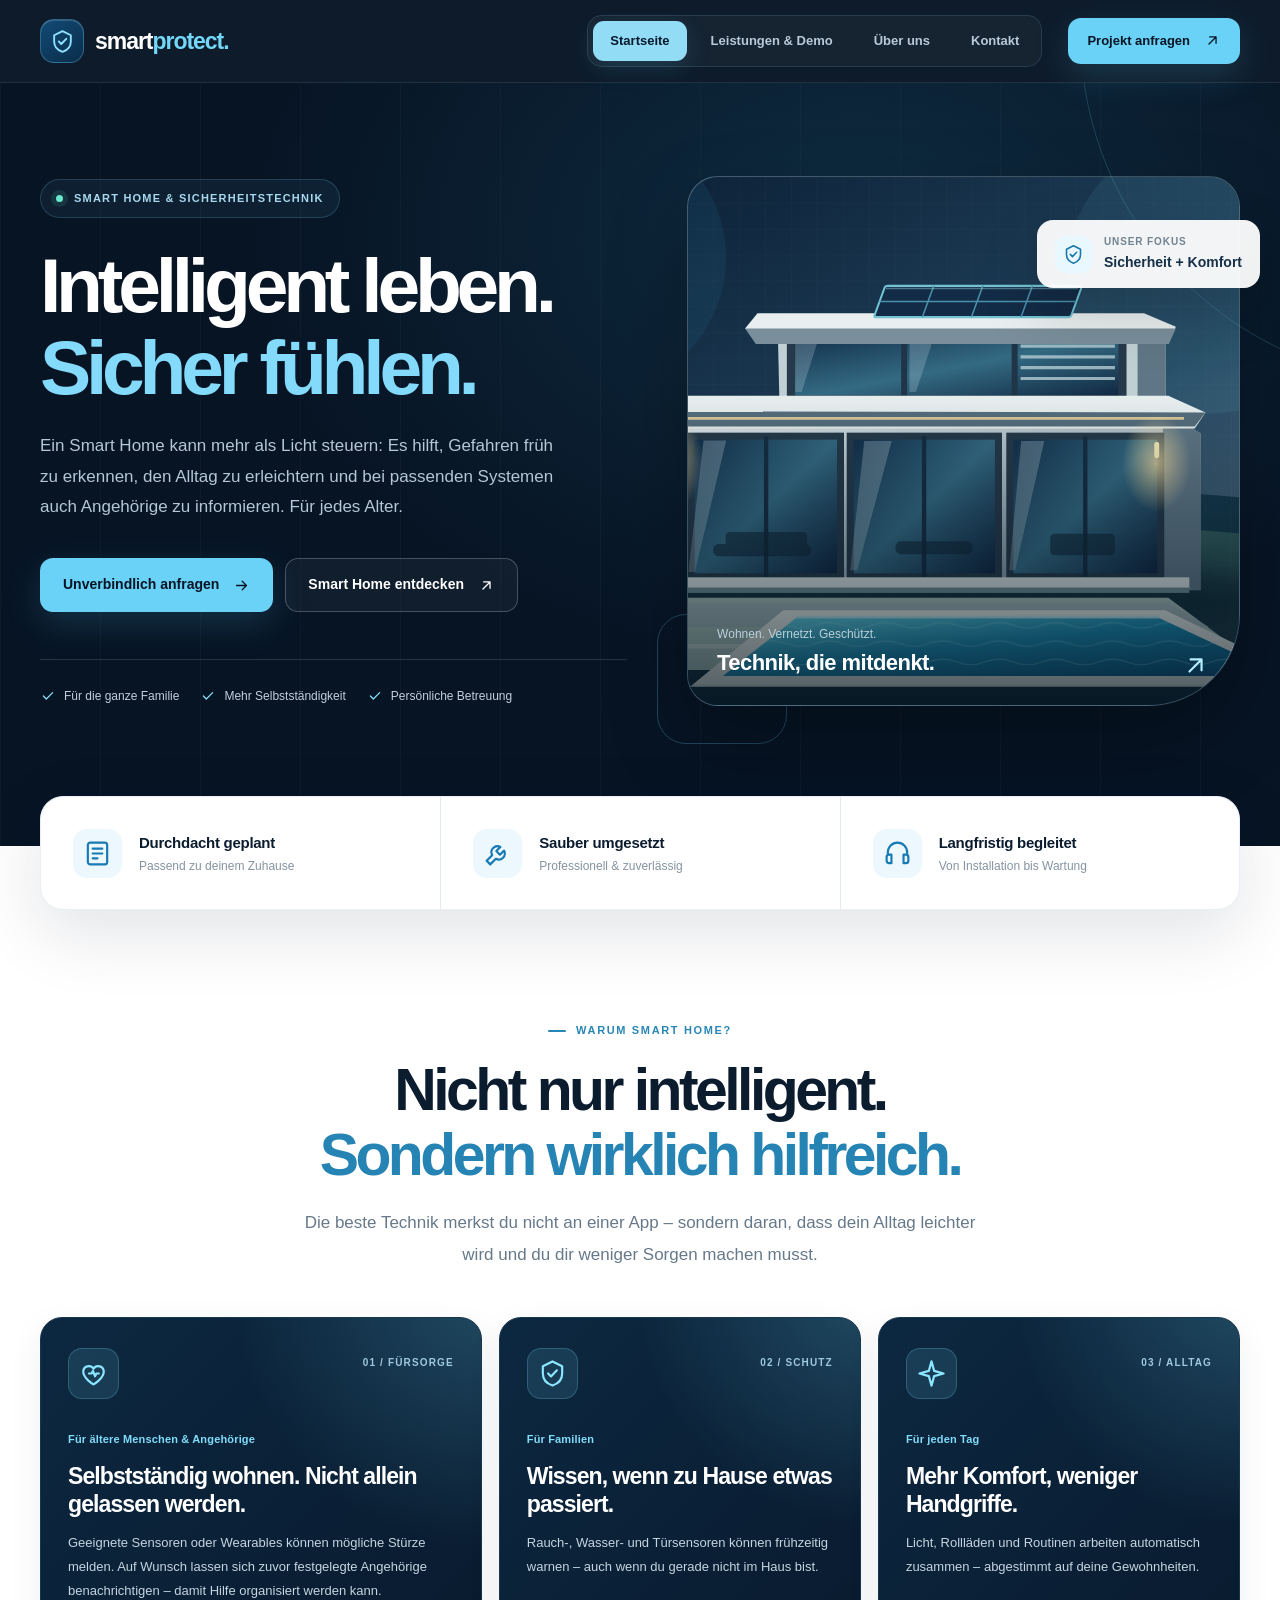
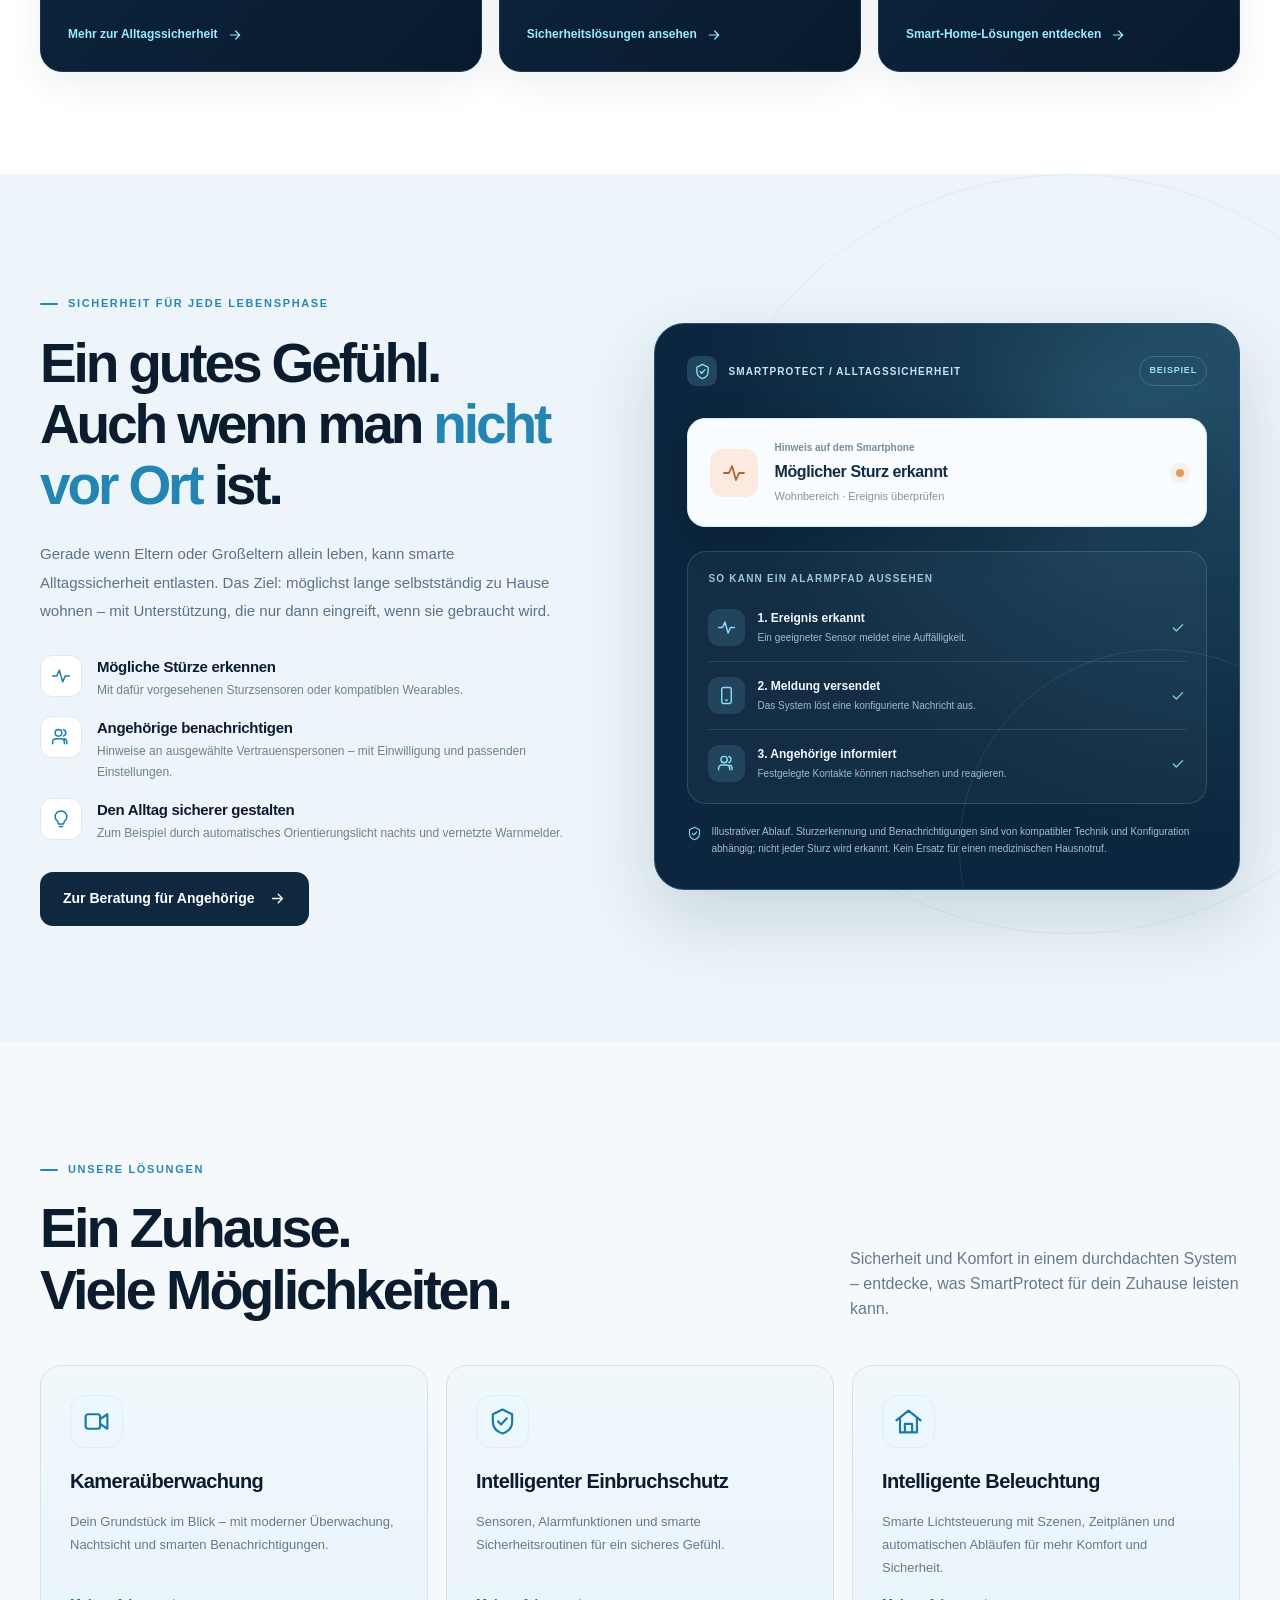
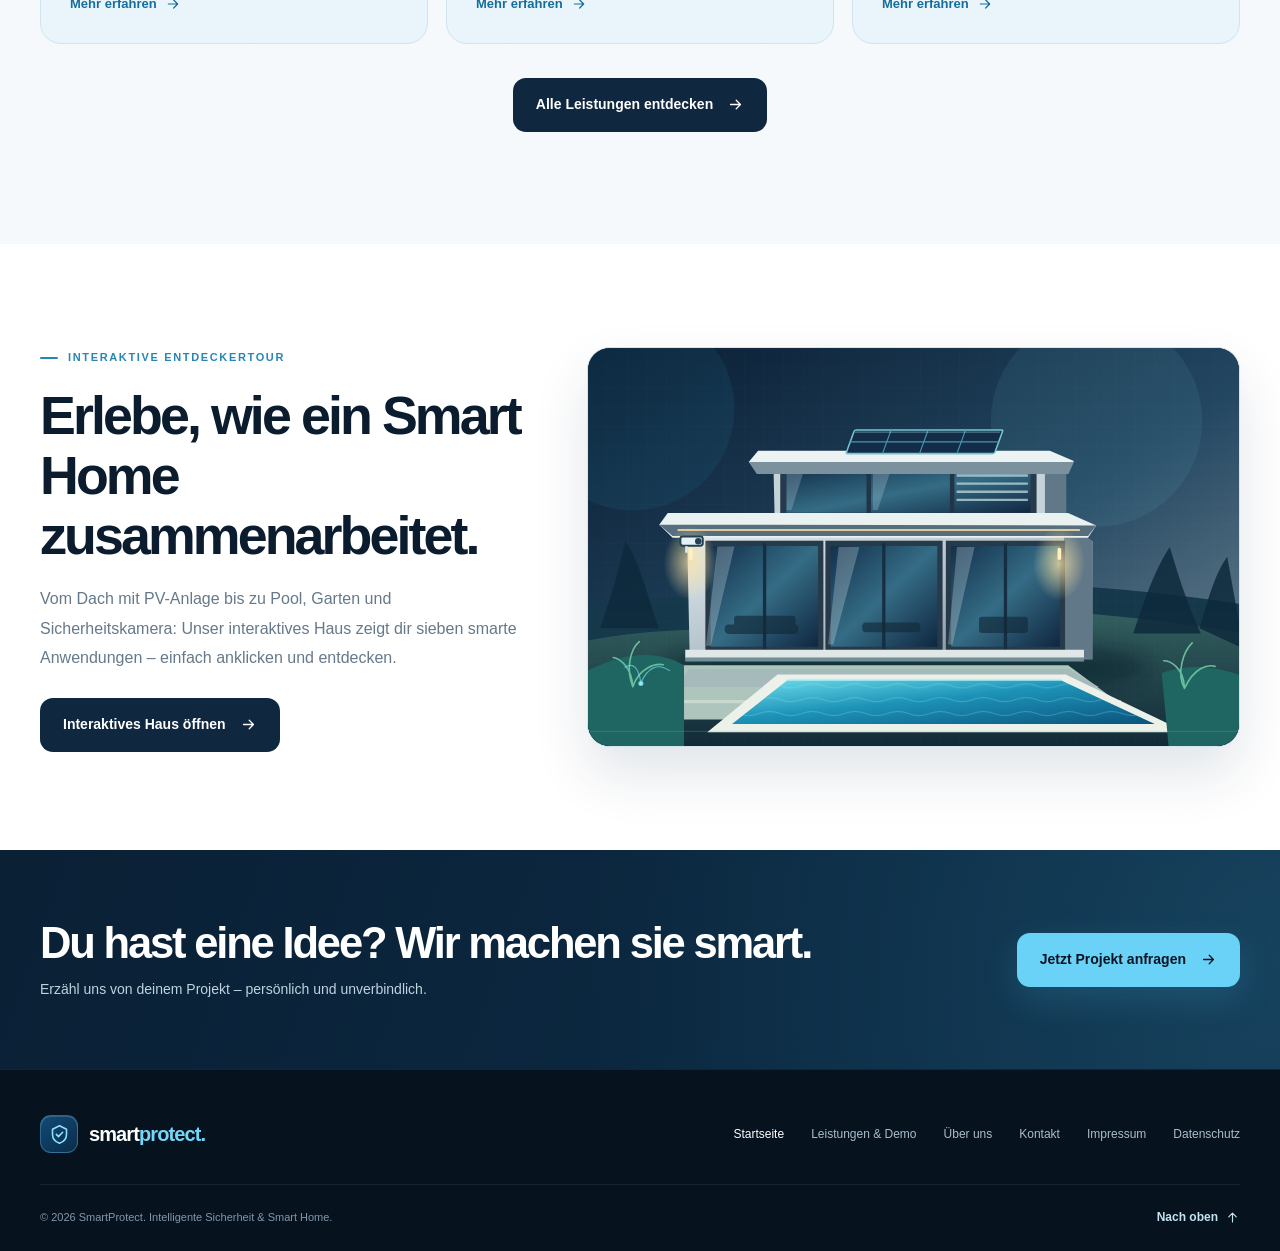
<file: index.html>
<!doctype html>
<html lang="de"><head><meta charset="utf-8"><meta name="viewport" content="width=device-width, initial-scale=1"><meta name="theme-color" content="#071424"><meta name="description" content="SmartProtect: Smart Home für mehr Sicherheit im Alltag. Smarte Sensoren, Alltagshilfen und Benachrichtigungen für Familien, ältere Menschen und Angehörige.">
<title>SmartProtect | Smart Home &amp; Sicherheitstechnik</title>
<link rel="icon" href="data:image/svg+xml,%3Csvg xmlns='http://www.w3.org/2000/svg' viewBox='0 0 64 64'%3E%3Crect width='64' height='64' rx='17' fill='%23091b30'/%3E%3Cpath d='M32 10l19 8v12c0 15-8 24-19 29C21 54 13 45 13 30V18l19-8z' fill='none' stroke='%2376d5f6' stroke-width='5'/%3E%3Cpath d='M22 32l7 7 15-16' stroke='white' fill='none' stroke-width='5' stroke-linecap='round' stroke-linejoin='round'/%3E%3C/svg%3E">
<link rel="stylesheet" href="assets/site.css"></head><body><svg aria-hidden="true" style="position:absolute;width:0;height:0;overflow:hidden" xmlns="http://www.w3.org/2000/svg">
<symbol id="shield" viewbox="0 0 24 24"><path d="m12 2 8 4v6c0 5-3.5 8.5-8 10-4.5-1.5-8-5-8-10V6l8-4Z"></path><path d="m8.4 11.9 2.4 2.5 4.8-5"></path></symbol>
<symbol id="arrow" viewbox="0 0 24 24"><path d="M5 12h14m-6-6 6 6-6 6"></path></symbol>
<symbol id="up-right" viewbox="0 0 24 24"><path d="M7 17 17 7M8 7h9v9"></path></symbol>
<symbol id="check" viewbox="0 0 24 24"><path d="m5 12 4.5 4.5L19 7"></path></symbol>
<symbol id="planning" viewbox="0 0 24 24"><rect height="18" rx="2" width="16" x="4" y="3"></rect><path d="M8 8h8M8 12h8M8 16h4"></path></symbol>
<symbol id="tools" viewbox="0 0 24 24"><path d="M14.4 6.6a5 5 0 0 0-6.8 6.8L3 18l3 3 4.6-4.6a5 5 0 0 0 6.8-6.8L14 13l-3-3 3.4-3.4Z"></path></symbol>
<symbol id="headset" viewbox="0 0 24 24"><path d="M4 13V11a8 8 0 0 1 16 0v2M4 13h3v7H5a2 2 0 0 1-2-2v-3a2 2 0 0 1 2-2Zm16 0h-3v7h2a2 2 0 0 0 2-2v-3a2 2 0 0 0-2-2Z"></path></symbol>
<symbol id="camera" viewbox="0 0 24 24"><rect height="12" rx="2" width="12" x="3" y="6"></rect><path d="m15 10 6-4v12l-6-4"></path></symbol>
<symbol id="bell" viewbox="0 0 24 24"><path d="M5 17h14l-2-3V9a5 5 0 0 0-10 0v5l-2 3Zm5 3h4"></path></symbol>
<symbol id="lock" viewbox="0 0 24 24"><rect height="11" rx="2" width="14" x="5" y="10"></rect><path d="M8 10V7a4 4 0 0 1 8 0v3m-4 5v2"></path></symbol>
<symbol id="door" viewbox="0 0 24 24"><path d="M5 21V4a2 2 0 0 1 2-2h10a2 2 0 0 1 2 2v17H5Z"></path><path d="M5 21h14M15 12h.01"></path></symbol>
<symbol id="blinds" viewbox="0 0 24 24"><path d="M4 5h16M4 9h16M4 13h16M4 17h16M7 3v17m10-17v17"></path></symbol>
<symbol id="bulb" viewbox="0 0 24 24"><path d="M9 18h6m-5 3h4m-6-6a7 7 0 1 1 8 0l-1 3H9l-1-3Z"></path></symbol>
<symbol id="wifi" viewbox="0 0 24 24"><path d="M2 9a15 15 0 0 1 20 0M5 12.5a10 10 0 0 1 14 0M9 16a5 5 0 0 1 6 0"></path><circle cx="12" cy="20" fill="currentColor" r="1" stroke="none"></circle></symbol>
<symbol id="mic" viewbox="0 0 24 24"><rect height="13" rx="3" width="6" x="9" y="2"></rect><path d="M5 11a7 7 0 0 0 14 0M12 18v4m-4 0h8"></path></symbol>
<symbol id="house" viewbox="0 0 24 24"><path d="m2 11 10-8 10 8M5 10v11h14V10M9 21v-7h6v7"></path></symbol>
<symbol id="sun" viewbox="0 0 24 24"><circle cx="12" cy="12" r="4"></circle><path d="M12 2v2m0 16v2M4.9 4.9l1.4 1.4m11.4 11.4 1.4 1.4M2 12h2m16 0h2M4.9 19.1l1.4-1.4M17.7 6.3l1.4-1.4"></path></symbol>
<symbol id="phone" viewbox="0 0 24 24"><path d="M5 3h4l2 5-2.5 2.3a17 17 0 0 0 5.2 5.2L16 13l5 2v4a2 2 0 0 1-2 2C9 21 3 15 3 5a2 2 0 0 1 2-2Z"></path></symbol>
<symbol id="mail" viewbox="0 0 24 24"><rect height="14" rx="2" width="20" x="2" y="5"></rect><path d="m3 7 9 7 9-7"></path></symbol>
<symbol id="message" viewbox="0 0 24 24"><path d="M20 11.5a8.5 8.5 0 0 1-12.7 7.4L3 20l1.1-4.3A8.5 8.5 0 1 1 20 11.5Z"></path><path d="m9 9 2 2 4-4"></path></symbol>
<symbol id="solar" viewbox="0 0 24 24"><path d="M4 9h16l2 10H2L4 9Zm4 0-1 10m9-10 1 10M3 14h18M12 3v3m-7-1 2 2m10 0 2-2"></path></symbol>
<symbol id="droplet" viewbox="0 0 24 24"><path d="M12 2S5 10 5 15a7 7 0 0 0 14 0c0-5-7-13-7-13Z"></path></symbol>
<symbol id="waves" viewbox="0 0 24 24"><path d="M2 9q2.5-3 5 0t5 0t5 0t5 0M2 15q2.5-3 5 0t5 0t5 0t5 0"></path></symbol>
<symbol id="menu" viewbox="0 0 24 24"><path d="M4 7h16M4 12h16M4 17h16"></path></symbol>
<symbol id="close" viewbox="0 0 24 24"><path d="M5 5 19 19M19 5 5 19"></path></symbol>
<symbol id="compass" viewbox="0 0 24 24"><circle cx="12" cy="12" r="10"></circle><path d="m16 8-2.5 5.5L8 16l2.5-5.5L16 8Z"></path></symbol>

<symbol id="heart-hand" viewBox="0 0 24 24"><path d="M12 21s-8.5-4.8-8.5-10.6a4.6 4.6 0 0 1 8.5-2.3 4.6 4.6 0 0 1 8.5 2.3C20.5 16.2 12 21 12 21Z"></path><path d="M8.2 12h2.2l1.1-2.1 1.8 4.4 1.1-2.3h2"></path></symbol>
<symbol id="users-circle" viewBox="0 0 24 24"><path d="M16 20v-2a4 4 0 0 0-4-4H6a4 4 0 0 0-4 4v2m17 0v-2a4 4 0 0 0-3-3.9M15 3.2a4 4 0 0 1 0 7.6"></path><circle cx="9" cy="7" r="4"></circle></symbol>
<symbol id="spark" viewBox="0 0 24 24"><path d="m12 2 2.2 7.8L22 12l-7.8 2.2L12 22l-2.2-7.8L2 12l7.8-2.2L12 2Z"></path></symbol>
<symbol id="activity" viewBox="0 0 24 24"><path d="M2 12h5l3-7 4 14 3-7h5"></path></symbol>
<symbol id="smartphone" viewBox="0 0 24 24"><rect x="6" y="2" width="12" height="20" rx="2"></rect><path d="M11 18h2"></path></symbol>
<symbol id="clock" viewBox="0 0 24 24"><circle cx="12" cy="12" r="9"></circle><path d="M12 7v5l3 2"></path></symbol>
</svg>
<a href="#main" class="skip">Zum Inhalt springen</a>
<header class="site-header" id="top"><div class="container header-inner">
<a class="brand" href="index.html" aria-label="SmartProtect — zur Startseite"><span class="brand-mark"><svg class="icon"><use href="#shield"/></svg></span><span class="brand-name">smart<span>protect.</span></span></a>
<nav class="desktop-nav" aria-label="Hauptnavigation"><a href="index.html" class="active" aria-current="page">Startseite</a><a href="leistungen.html">Leistungen &amp; Demo</a><a href="ueber-uns.html">Über uns</a><a href="kontakt.html">Kontakt</a></nav>
<a href="kontakt.html#kontakt" class="btn btn-primary header-cta">Projekt anfragen <svg class="icon"><use href="#up-right"/></svg></a>
<button class="menu-btn" type="button" aria-label="Menü öffnen" aria-expanded="false" aria-controls="mobile-nav" id="menu-toggle"><svg class="icon"><use href="#menu"/></svg></button>
</div>
<nav class="mobile-nav" aria-label="Mobile Navigation" id="mobile-nav" hidden><a href="index.html" class="active" aria-current="page">Startseite</a><a href="leistungen.html">Leistungen &amp; Demo</a><a href="ueber-uns.html">Über uns</a><a href="kontakt.html">Kontakt</a><a href="kontakt.html#kontakt" class="mobile-cta">Projekt anfragen ↗</a></nav></header><main id="main"><section aria-labelledby="hero-title" class="hero">
<div class="container hero-grid">
<div>
<span class="hero-kicker"><span class="signal"></span> Smart Home &amp; Sicherheitstechnik</span>
<h1 id="hero-title">Intelligent leben.<span>Sicher fühlen.</span></h1>
<p class="hero-copy">Ein Smart Home kann mehr als Licht steuern: Es hilft, Gefahren früh zu erkennen, den Alltag zu erleichtern und bei passenden Systemen auch Angehörige zu informieren. Für jedes Alter.</p>
<div class="hero-actions"><a class="btn btn-primary" href="kontakt.html#kontakt">Unverbindlich anfragen <svg class="icon"><use href="#arrow"></use></svg></a><a class="btn btn-outline" href="leistungen.html#anwendungsbeispiel">Smart Home entdecken <svg class="icon"><use href="#up-right"></use></svg></a></div>
<div class="hero-points"><span><svg class="icon"><use href="#check"></use></svg> Für die ganze Familie</span><span><svg class="icon"><use href="#check"></use></svg> Mehr Selbstständigkeit</span><span><svg class="icon"><use href="#check"></use></svg> Persönliche Betreuung</span></div>
</div>
<div class="hero-art">
<div class="photo-shell">
<img alt="Modernes Wohnhaus mit Pool als Beispiel für ein Smart Home" fetchpriority="high" onerror="this.onerror=null;this.src='assets/smart-home-house.svg'" src="https://images.unsplash.com/photo-1613490493576-7fde63acd811?auto=format&amp;fit=crop&amp;w=1200&amp;q=82"/>
<div class="photo-note"><div><small>Wohnen. Vernetzt. Geschützt.</small><strong>Technik, die mitdenkt.</strong></div><svg class="icon icon-lg" style="color:#b6edff"><use href="#up-right"></use></svg></div>
</div>
<div class="glass-badge"><span class="badge-icon"><svg class="icon"><use href="#shield"></use></svg></span><div><span>Unser Fokus</span><strong>Sicherheit + Komfort</strong></div></div>
<div class="art-edge"></div>
</div>
</div>
</section><div aria-label="Unser Serviceversprechen" class="container trust-wrap">
<div class="trust-strip reveal">
<div class="trust-item"><span class="trust-icon"><svg class="icon icon-lg"><use href="#planning"></use></svg></span><div><strong>Durchdacht geplant</strong><p>Passend zu deinem Zuhause</p></div></div>
<div class="trust-item"><span class="trust-icon"><svg class="icon icon-lg"><use href="#tools"></use></svg></span><div><strong>Sauber umgesetzt</strong><p>Professionell &amp; zuverlässig</p></div></div>
<div class="trust-item"><span class="trust-icon"><svg class="icon icon-lg"><use href="#headset"></use></svg></span><div><strong>Langfristig begleitet</strong><p>Von Installation bis Wartung</p></div></div>
</div>
</div>
<section class="section everyday-section" id="alltag" aria-labelledby="everyday-title">
  <div class="container">
    <div class="everyday-intro reveal">
      <span class="eyebrow">Warum Smart Home?</span>
      <h2 id="everyday-title">Nicht nur intelligent.<br><span>Sondern wirklich hilfreich.</span></h2>
      <p>Die beste Technik merkst du nicht an einer App – sondern daran, dass dein Alltag leichter wird und du dir weniger Sorgen machen musst.</p>
    </div>
    <div class="everyday-grid">
      <article class="everyday-card everyday-card-featured reveal">
        <div class="everyday-card-top"><span class="everyday-icon"><svg class="icon icon-lg"><use href="#heart-hand"/></svg></span><span class="everyday-index">01 / FÜRSORGE</span></div>
        <div class="everyday-card-text"><span class="everyday-tag">Für ältere Menschen &amp; Angehörige</span><h3>Selbstständig wohnen. Nicht allein gelassen werden.</h3><p>Geeignete Sensoren oder Wearables können mögliche Stürze melden. Auf Wunsch lassen sich zuvor festgelegte Angehörige benachrichtigen – damit Hilfe organisiert werden kann.</p></div>
        <a href="#senioren" class="everyday-link">Mehr zur Alltagssicherheit <svg class="icon"><use href="#arrow"/></svg></a>
      </article>
      <article class="everyday-card reveal">
        <div class="everyday-card-top"><span class="everyday-icon"><svg class="icon icon-lg"><use href="#shield"/></svg></span><span class="everyday-index">02 / SCHUTZ</span></div>
        <div class="everyday-card-text"><span class="everyday-tag">Für Familien</span><h3>Wissen, wenn zu Hause etwas passiert.</h3><p>Rauch-, Wasser- und Türsensoren können frühzeitig warnen – auch wenn du gerade nicht im Haus bist.</p></div>
        <a href="leistungen.html#leistungen" class="everyday-link">Sicherheitslösungen ansehen <svg class="icon"><use href="#arrow"/></svg></a>
      </article>
      <article class="everyday-card reveal">
        <div class="everyday-card-top"><span class="everyday-icon"><svg class="icon icon-lg"><use href="#spark"/></svg></span><span class="everyday-index">03 / ALLTAG</span></div>
        <div class="everyday-card-text"><span class="everyday-tag">Für jeden Tag</span><h3>Mehr Komfort, weniger Handgriffe.</h3><p>Licht, Rollläden und Routinen arbeiten automatisch zusammen – abgestimmt auf deine Gewohnheiten.</p></div>
        <a href="leistungen.html#leistungen" class="everyday-link">Smart-Home-Lösungen entdecken <svg class="icon"><use href="#arrow"/></svg></a>
      </article>
    </div>
  </div>
</section>
<section class="care-section" id="senioren" aria-labelledby="care-title">
  <div class="container care-grid">
    <div class="care-copy reveal">
      <span class="eyebrow">Sicherheit für jede Lebensphase</span>
      <h2 id="care-title">Ein gutes Gefühl.<br>Auch wenn man <em>nicht vor Ort</em> ist.</h2>
      <p class="care-lead">Gerade wenn Eltern oder Großeltern allein leben, kann smarte Alltagssicherheit entlasten. Das Ziel: möglichst lange selbstständig zu Hause wohnen – mit Unterstützung, die nur dann eingreift, wenn sie gebraucht wird.</p>
      <div class="care-benefits">
        <div class="care-benefit"><span><svg class="icon"><use href="#activity"/></svg></span><div><h3>Mögliche Stürze erkennen</h3><p>Mit dafür vorgesehenen Sturzsensoren oder kompatiblen Wearables.</p></div></div>
        <div class="care-benefit"><span><svg class="icon"><use href="#users-circle"/></svg></span><div><h3>Angehörige benachrichtigen</h3><p>Hinweise an ausgewählte Vertrauenspersonen – mit Einwilligung und passenden Einstellungen.</p></div></div>
        <div class="care-benefit"><span><svg class="icon"><use href="#bulb"/></svg></span><div><h3>Den Alltag sicherer gestalten</h3><p>Zum Beispiel durch automatisches Orientierungslicht nachts und vernetzte Warnmelder.</p></div></div>
      </div>
      <a class="btn btn-dark" href="kontakt.html?thema=alltagssicherheit#kontakt">Zur Beratung für Angehörige <svg class="icon"><use href="#arrow"/></svg></a>
    </div>
    <div class="care-visual reveal" aria-label="Schematisches Beispiel für einen Hinweis bei möglichem Sturz">
      <div class="care-backdrop-orb" aria-hidden="true"></div>
      <div class="care-visual-head"><span class="care-small-mark"><svg class="icon"><use href="#shield"/></svg></span><span>SMARTPROTECT / ALLTAGSSICHERHEIT</span><span class="care-label-demo">BEISPIEL</span></div>
      <div class="care-scenario"><span class="care-scenario-icon"><svg class="icon icon-lg"><use href="#activity"/></svg></span><div><span class="care-scenario-kicker">Hinweis auf dem Smartphone</span><strong>Möglicher Sturz erkannt</strong><small>Wohnbereich · Ereignis überprüfen</small></div><span class="care-scenario-dot" aria-hidden="true"></span></div>
      <div class="care-flow" aria-label="Beispielablauf einer Benachrichtigung">
        <div class="care-flow-title">SO KANN EIN ALARMPFAD AUSSEHEN</div>
        <div class="care-flow-step"><span class="care-flow-step-icon"><svg class="icon"><use href="#activity"/></svg></span><div><strong>1. Ereignis erkannt</strong><span>Ein geeigneter Sensor meldet eine Auffälligkeit.</span></div><span class="care-flow-check"><svg class="icon"><use href="#check"/></svg></span></div>
        <div class="care-flow-step"><span class="care-flow-step-icon"><svg class="icon"><use href="#smartphone"/></svg></span><div><strong>2. Meldung versendet</strong><span>Das System löst eine konfigurierte Nachricht aus.</span></div><span class="care-flow-check"><svg class="icon"><use href="#check"/></svg></span></div>
        <div class="care-flow-step"><span class="care-flow-step-icon"><svg class="icon"><use href="#users-circle"/></svg></span><div><strong>3. Angehörige informiert</strong><span>Festgelegte Kontakte können nachsehen und reagieren.</span></div><span class="care-flow-check"><svg class="icon"><use href="#check"/></svg></span></div>
      </div>
      <p class="care-disclaimer"><svg class="icon"><use href="#shield"/></svg><span>Illustrativer Ablauf. Sturzerkennung und Benachrichtigungen sind von kompatibler Technik und Konfiguration abhängig; nicht jeder Sturz wird erkannt. Kein Ersatz für einen medizinischen Hausnotruf.</span></p>
    </div>
  </div>
</section>
<section class="section home-services" aria-labelledby="home-service-title"><div class="container"><div class="section-head reveal"><div><span class="eyebrow">Unsere Lösungen</span><h2 id="home-service-title">Ein Zuhause.<br>Viele Möglichkeiten.</h2></div><p>Sicherheit und Komfort in einem durchdachten System – entdecke, was SmartProtect für dein Zuhause leisten kann.</p></div>
<div class="home-cards">
<a class="home-card reveal" href="leistungen.html#leistungen"><span class="service-icon"><svg class="icon icon-lg"><use href="#camera"/></svg></span><strong>Kameraüberwachung</strong><p>Dein Grundstück im Blick – mit moderner Überwachung, Nachtsicht und smarten Benachrichtigungen.</p><span class="panel-link">Mehr erfahren <svg class="icon"><use href="#arrow"/></svg></span></a>
<a class="home-card reveal" href="leistungen.html#leistungen"><span class="service-icon"><svg class="icon icon-lg"><use href="#shield"/></svg></span><strong>Intelligenter Einbruchschutz</strong><p>Sensoren, Alarmfunktionen und smarte Sicherheitsroutinen für ein sicheres Gefühl.</p><span class="panel-link">Mehr erfahren <svg class="icon"><use href="#arrow"/></svg></span></a>
<a class="home-card reveal" href="leistungen.html#leistungen"><span class="service-icon"><svg class="icon icon-lg"><use href="#house"/></svg></span><strong>Intelligente Beleuchtung</strong><p>Smarte Lichtsteuerung mit Szenen, Zeitplänen und automatischen Abläufen für mehr Komfort und Sicherheit.</p><span class="panel-link">Mehr erfahren <svg class="icon"><use href="#arrow"/></svg></span></a>
</div><div class="section-action"><a class="btn btn-dark" href="leistungen.html">Alle Leistungen entdecken <svg class="icon"><use href="#arrow"/></svg></a></div></div></section><section class="home-preview" aria-labelledby="home-preview-title"><div class="container home-preview-grid"><div class="reveal"><span class="eyebrow">Interaktive Entdeckertour</span><h2 id="home-preview-title">Erlebe, wie ein Smart Home zusammenarbeitet.</h2><p>Vom Dach mit PV-Anlage bis zu Pool, Garten und Sicherheitskamera: Unser interaktives Haus zeigt dir sieben smarte Anwendungen – einfach anklicken und entdecken.</p><a class="btn btn-dark" href="leistungen.html#anwendungsbeispiel">Interaktives Haus öffnen <svg class="icon"><use href="#arrow"/></svg></a></div><a class="home-preview-art reveal" href="leistungen.html#anwendungsbeispiel" aria-label="Interaktives Hausbeispiel öffnen"><img src="assets/smart-home-house.svg" alt="Illustriertes Smart Home mit PV-Anlage und Pool" loading="lazy"></a></div></section><section class="home-cta"><div class="container home-cta-inner"><div><h2>Du hast eine Idee? Wir machen sie smart.</h2><p>Erzähl uns von deinem Projekt – persönlich und unverbindlich.</p></div><a class="btn btn-primary" href="kontakt.html#kontakt">Jetzt Projekt anfragen <svg class="icon"><use href="#arrow"/></svg></a></div></section></main><footer class="footer"><div class="container"><div class="footer-top"><a class="brand" href="index.html" aria-label="SmartProtect — Startseite"><span class="brand-mark"><svg class="icon"><use href="#shield"/></svg></span><span class="brand-name">smart<span>protect.</span></span></a><nav class="footer-nav" aria-label="Footer-Navigation"><a href="index.html" aria-current="page">Startseite</a><a href="leistungen.html">Leistungen &amp; Demo</a><a href="ueber-uns.html">Über uns</a><a href="kontakt.html">Kontakt</a><button type="button" data-dialog="impressum">Impressum</button><button type="button" data-dialog="datenschutz">Datenschutz</button></nav></div><div class="footer-bottom"><span>© <span id="copyright-year">2026</span> SmartProtect. Intelligente Sicherheit &amp; Smart Home.</span><a href="#top" class="backtop">Nach oben <svg class="icon"><use href="#arrow"/></svg></a></div></div></footer>
<dialog class="legal-dialog" id="legal-dialog" aria-labelledby="legal-title"><div class="legal-inner"><div class="legal-top"><h2 id="legal-title">Impressum</h2><button class="dialog-close" type="button" id="dialog-close" aria-label="Fenster schließen"><svg class="icon"><use href="#close"/></svg></button></div><div id="legal-content"></div></div></dialog><script src="assets/site.js" defer></script></body></html>
</file>
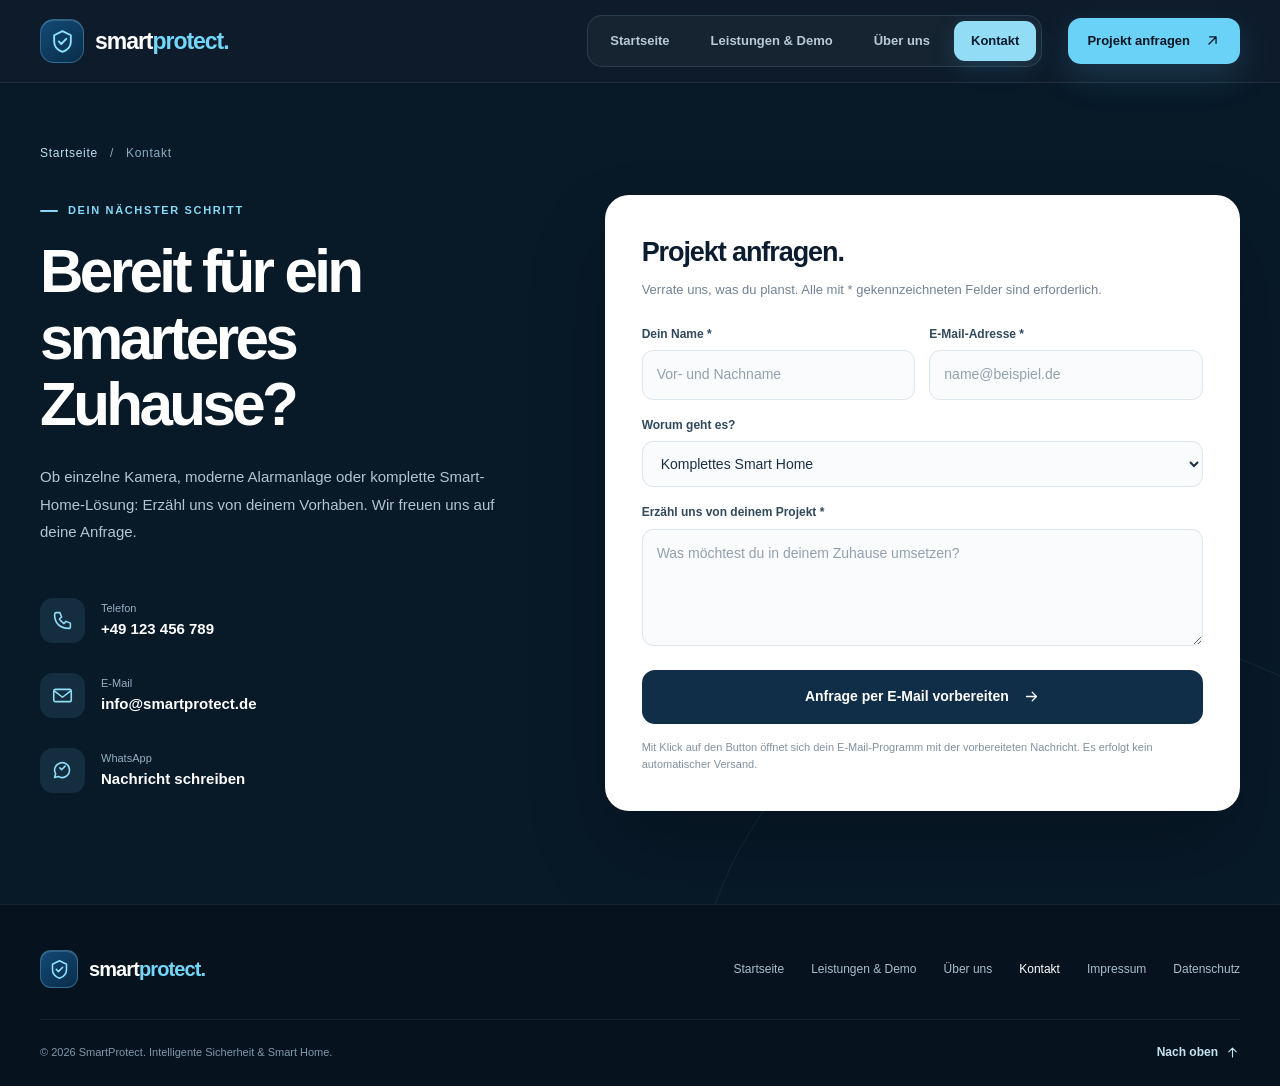
<file: kontakt.html>
<!doctype html>
<html lang="de"><head><meta charset="utf-8"><meta name="viewport" content="width=device-width, initial-scale=1"><meta name="theme-color" content="#071424"><meta name="description" content="Kontaktiere SmartProtect. Stelle deine unverbindliche Anfrage zu Smart Home, Sicherheitstechnik, Kameras und Alltagssicherheit.">
<title>Kontakt | SmartProtect</title>
<link rel="icon" href="data:image/svg+xml,%3Csvg xmlns='http://www.w3.org/2000/svg' viewBox='0 0 64 64'%3E%3Crect width='64' height='64' rx='17' fill='%23091b30'/%3E%3Cpath d='M32 10l19 8v12c0 15-8 24-19 29C21 54 13 45 13 30V18l19-8z' fill='none' stroke='%2376d5f6' stroke-width='5'/%3E%3Cpath d='M22 32l7 7 15-16' stroke='white' fill='none' stroke-width='5' stroke-linecap='round' stroke-linejoin='round'/%3E%3C/svg%3E">
<link rel="stylesheet" href="assets/site.css"></head><body><svg aria-hidden="true" style="position:absolute;width:0;height:0;overflow:hidden" xmlns="http://www.w3.org/2000/svg">
<symbol id="shield" viewbox="0 0 24 24"><path d="m12 2 8 4v6c0 5-3.5 8.5-8 10-4.5-1.5-8-5-8-10V6l8-4Z"></path><path d="m8.4 11.9 2.4 2.5 4.8-5"></path></symbol>
<symbol id="arrow" viewbox="0 0 24 24"><path d="M5 12h14m-6-6 6 6-6 6"></path></symbol>
<symbol id="up-right" viewbox="0 0 24 24"><path d="M7 17 17 7M8 7h9v9"></path></symbol>
<symbol id="check" viewbox="0 0 24 24"><path d="m5 12 4.5 4.5L19 7"></path></symbol>
<symbol id="planning" viewbox="0 0 24 24"><rect height="18" rx="2" width="16" x="4" y="3"></rect><path d="M8 8h8M8 12h8M8 16h4"></path></symbol>
<symbol id="tools" viewbox="0 0 24 24"><path d="M14.4 6.6a5 5 0 0 0-6.8 6.8L3 18l3 3 4.6-4.6a5 5 0 0 0 6.8-6.8L14 13l-3-3 3.4-3.4Z"></path></symbol>
<symbol id="headset" viewbox="0 0 24 24"><path d="M4 13V11a8 8 0 0 1 16 0v2M4 13h3v7H5a2 2 0 0 1-2-2v-3a2 2 0 0 1 2-2Zm16 0h-3v7h2a2 2 0 0 0 2-2v-3a2 2 0 0 0-2-2Z"></path></symbol>
<symbol id="camera" viewbox="0 0 24 24"><rect height="12" rx="2" width="12" x="3" y="6"></rect><path d="m15 10 6-4v12l-6-4"></path></symbol>
<symbol id="bell" viewbox="0 0 24 24"><path d="M5 17h14l-2-3V9a5 5 0 0 0-10 0v5l-2 3Zm5 3h4"></path></symbol>
<symbol id="lock" viewbox="0 0 24 24"><rect height="11" rx="2" width="14" x="5" y="10"></rect><path d="M8 10V7a4 4 0 0 1 8 0v3m-4 5v2"></path></symbol>
<symbol id="door" viewbox="0 0 24 24"><path d="M5 21V4a2 2 0 0 1 2-2h10a2 2 0 0 1 2 2v17H5Z"></path><path d="M5 21h14M15 12h.01"></path></symbol>
<symbol id="blinds" viewbox="0 0 24 24"><path d="M4 5h16M4 9h16M4 13h16M4 17h16M7 3v17m10-17v17"></path></symbol>
<symbol id="bulb" viewbox="0 0 24 24"><path d="M9 18h6m-5 3h4m-6-6a7 7 0 1 1 8 0l-1 3H9l-1-3Z"></path></symbol>
<symbol id="wifi" viewbox="0 0 24 24"><path d="M2 9a15 15 0 0 1 20 0M5 12.5a10 10 0 0 1 14 0M9 16a5 5 0 0 1 6 0"></path><circle cx="12" cy="20" fill="currentColor" r="1" stroke="none"></circle></symbol>
<symbol id="mic" viewbox="0 0 24 24"><rect height="13" rx="3" width="6" x="9" y="2"></rect><path d="M5 11a7 7 0 0 0 14 0M12 18v4m-4 0h8"></path></symbol>
<symbol id="house" viewbox="0 0 24 24"><path d="m2 11 10-8 10 8M5 10v11h14V10M9 21v-7h6v7"></path></symbol>
<symbol id="sun" viewbox="0 0 24 24"><circle cx="12" cy="12" r="4"></circle><path d="M12 2v2m0 16v2M4.9 4.9l1.4 1.4m11.4 11.4 1.4 1.4M2 12h2m16 0h2M4.9 19.1l1.4-1.4M17.7 6.3l1.4-1.4"></path></symbol>
<symbol id="phone" viewbox="0 0 24 24"><path d="M5 3h4l2 5-2.5 2.3a17 17 0 0 0 5.2 5.2L16 13l5 2v4a2 2 0 0 1-2 2C9 21 3 15 3 5a2 2 0 0 1 2-2Z"></path></symbol>
<symbol id="mail" viewbox="0 0 24 24"><rect height="14" rx="2" width="20" x="2" y="5"></rect><path d="m3 7 9 7 9-7"></path></symbol>
<symbol id="message" viewbox="0 0 24 24"><path d="M20 11.5a8.5 8.5 0 0 1-12.7 7.4L3 20l1.1-4.3A8.5 8.5 0 1 1 20 11.5Z"></path><path d="m9 9 2 2 4-4"></path></symbol>
<symbol id="solar" viewbox="0 0 24 24"><path d="M4 9h16l2 10H2L4 9Zm4 0-1 10m9-10 1 10M3 14h18M12 3v3m-7-1 2 2m10 0 2-2"></path></symbol>
<symbol id="droplet" viewbox="0 0 24 24"><path d="M12 2S5 10 5 15a7 7 0 0 0 14 0c0-5-7-13-7-13Z"></path></symbol>
<symbol id="waves" viewbox="0 0 24 24"><path d="M2 9q2.5-3 5 0t5 0t5 0t5 0M2 15q2.5-3 5 0t5 0t5 0t5 0"></path></symbol>
<symbol id="menu" viewbox="0 0 24 24"><path d="M4 7h16M4 12h16M4 17h16"></path></symbol>
<symbol id="close" viewbox="0 0 24 24"><path d="M5 5 19 19M19 5 5 19"></path></symbol>
<symbol id="compass" viewbox="0 0 24 24"><circle cx="12" cy="12" r="10"></circle><path d="m16 8-2.5 5.5L8 16l2.5-5.5L16 8Z"></path></symbol>
</svg>
<a href="#main" class="skip">Zum Inhalt springen</a>
<header class="site-header" id="top"><div class="container header-inner">
<a class="brand" href="index.html" aria-label="SmartProtect — zur Startseite"><span class="brand-mark"><svg class="icon"><use href="#shield"/></svg></span><span class="brand-name">smart<span>protect.</span></span></a>
<nav class="desktop-nav" aria-label="Hauptnavigation"><a href="index.html">Startseite</a><a href="leistungen.html">Leistungen &amp; Demo</a><a href="ueber-uns.html">Über uns</a><a href="kontakt.html" class="active" aria-current="page">Kontakt</a></nav>
<a href="kontakt.html#kontakt" class="btn btn-primary header-cta">Projekt anfragen <svg class="icon"><use href="#up-right"/></svg></a>
<button class="menu-btn" type="button" aria-label="Menü öffnen" aria-expanded="false" aria-controls="mobile-nav" id="menu-toggle"><svg class="icon"><use href="#menu"/></svg></button>
</div>
<nav class="mobile-nav" aria-label="Mobile Navigation" id="mobile-nav" hidden><a href="index.html">Startseite</a><a href="leistungen.html">Leistungen &amp; Demo</a><a href="ueber-uns.html">Über uns</a><a href="kontakt.html" class="active" aria-current="page">Kontakt</a><a href="kontakt.html#kontakt" class="mobile-cta">Projekt anfragen ↗</a></nav></header><main id="main"><section aria-labelledby="kontakt-title" class="contact-section contact-section--page" id="kontakt">
<div class="container contact-page-heading"><nav class="page-banner-breadcrumb" aria-label="Brotkrumennavigation"><a href="index.html">Startseite</a><span aria-hidden="true">/</span><span>Kontakt</span></nav></div>
<div class="container contact-grid">
<div class="reveal"><span class="eyebrow">Dein nächster Schritt</span><h2 id="kontakt-title">Bereit für ein smarteres Zuhause?</h2><p class="contact-copy">Ob einzelne Kamera, moderne Alarmanlage oder komplette Smart-Home-Lösung: Erzähl uns von deinem Vorhaben. Wir freuen uns auf deine Anfrage.</p>
<a class="contact-method" href="tel:+49123456789"><span class="cm-icon"><svg class="icon"><use href="#phone"></use></svg></span><span><small>Telefon</small><strong>+49 123 456 789</strong></span></a>
<a class="contact-method" href="mailto:info@smartprotect.de"><span class="cm-icon"><svg class="icon"><use href="#mail"></use></svg></span><span><small>E-Mail</small><strong>info@smartprotect.de</strong></span></a>
<a class="contact-method" href="https://wa.me/49123456789" rel="noopener noreferrer" target="_blank"><span class="cm-icon"><svg class="icon"><use href="#message"></use></svg></span><span><small>WhatsApp</small><strong>Nachricht schreiben</strong></span></a>
</div>
<div class="contact-card reveal"><h3>Projekt anfragen.</h3><p>Verrate uns, was du planst. Alle mit * gekennzeichneten Felder sind erforderlich.</p>
<form id="inquiry-form">
<div class="form-row"><div class="field"><label for="cust-name">Dein Name *</label><input autocomplete="name" id="cust-name" maxlength="120" name="name" placeholder="Vor- und Nachname" required=""/></div><div class="field"><label for="cust-email">E-Mail-Adresse *</label><input autocomplete="email" id="cust-email" maxlength="200" name="email" placeholder="name@beispiel.de" required="" type="email"/></div></div>
<div class="field"><label for="cust-service">Worum geht es?</label><select id="cust-service" name="service"><option>Komplettes Smart Home</option><option>Alltagssicherheit für Senioren &amp; Angehörige</option><option>Kameraüberwachung</option><option>Einbruchschutz &amp; Alarmanlagen</option><option>Intelligente Beleuchtung</option><option>Rollladen- und Beschattungssteuerung</option><option>Netzwerke &amp; Vernetzung</option><option>Sonstiges / Beratung</option></select></div>
<div class="field"><label for="cust-message">Erzähl uns von deinem Projekt *</label><textarea id="cust-message" maxlength="5000" minlength="10" name="message" placeholder="Was möchtest du in deinem Zuhause umsetzen?" required=""></textarea></div>
<button class="btn form-submit" type="submit">Anfrage per E-Mail vorbereiten <svg class="icon"><use href="#arrow"></use></svg></button>
<p class="form-note">Mit Klick auf den Button öffnet sich dein E-Mail-Programm mit der vorbereiteten Nachricht. Es erfolgt kein automatischer Versand.</p><p class="form-status" id="form-status" role="status"></p>
</form>
</div>
</div>
</section></main><footer class="footer"><div class="container"><div class="footer-top"><a class="brand" href="index.html" aria-label="SmartProtect — Startseite"><span class="brand-mark"><svg class="icon"><use href="#shield"/></svg></span><span class="brand-name">smart<span>protect.</span></span></a><nav class="footer-nav" aria-label="Footer-Navigation"><a href="index.html">Startseite</a><a href="leistungen.html">Leistungen &amp; Demo</a><a href="ueber-uns.html">Über uns</a><a href="kontakt.html" aria-current="page">Kontakt</a><button type="button" data-dialog="impressum">Impressum</button><button type="button" data-dialog="datenschutz">Datenschutz</button></nav></div><div class="footer-bottom"><span>© <span id="copyright-year">2026</span> SmartProtect. Intelligente Sicherheit &amp; Smart Home.</span><a href="#top" class="backtop">Nach oben <svg class="icon"><use href="#arrow"/></svg></a></div></div></footer>
<dialog class="legal-dialog" id="legal-dialog" aria-labelledby="legal-title"><div class="legal-inner"><div class="legal-top"><h2 id="legal-title">Impressum</h2><button class="dialog-close" type="button" id="dialog-close" aria-label="Fenster schließen"><svg class="icon"><use href="#close"/></svg></button></div><div id="legal-content"></div></div></dialog><script src="assets/site.js" defer></script></body></html>
</file>
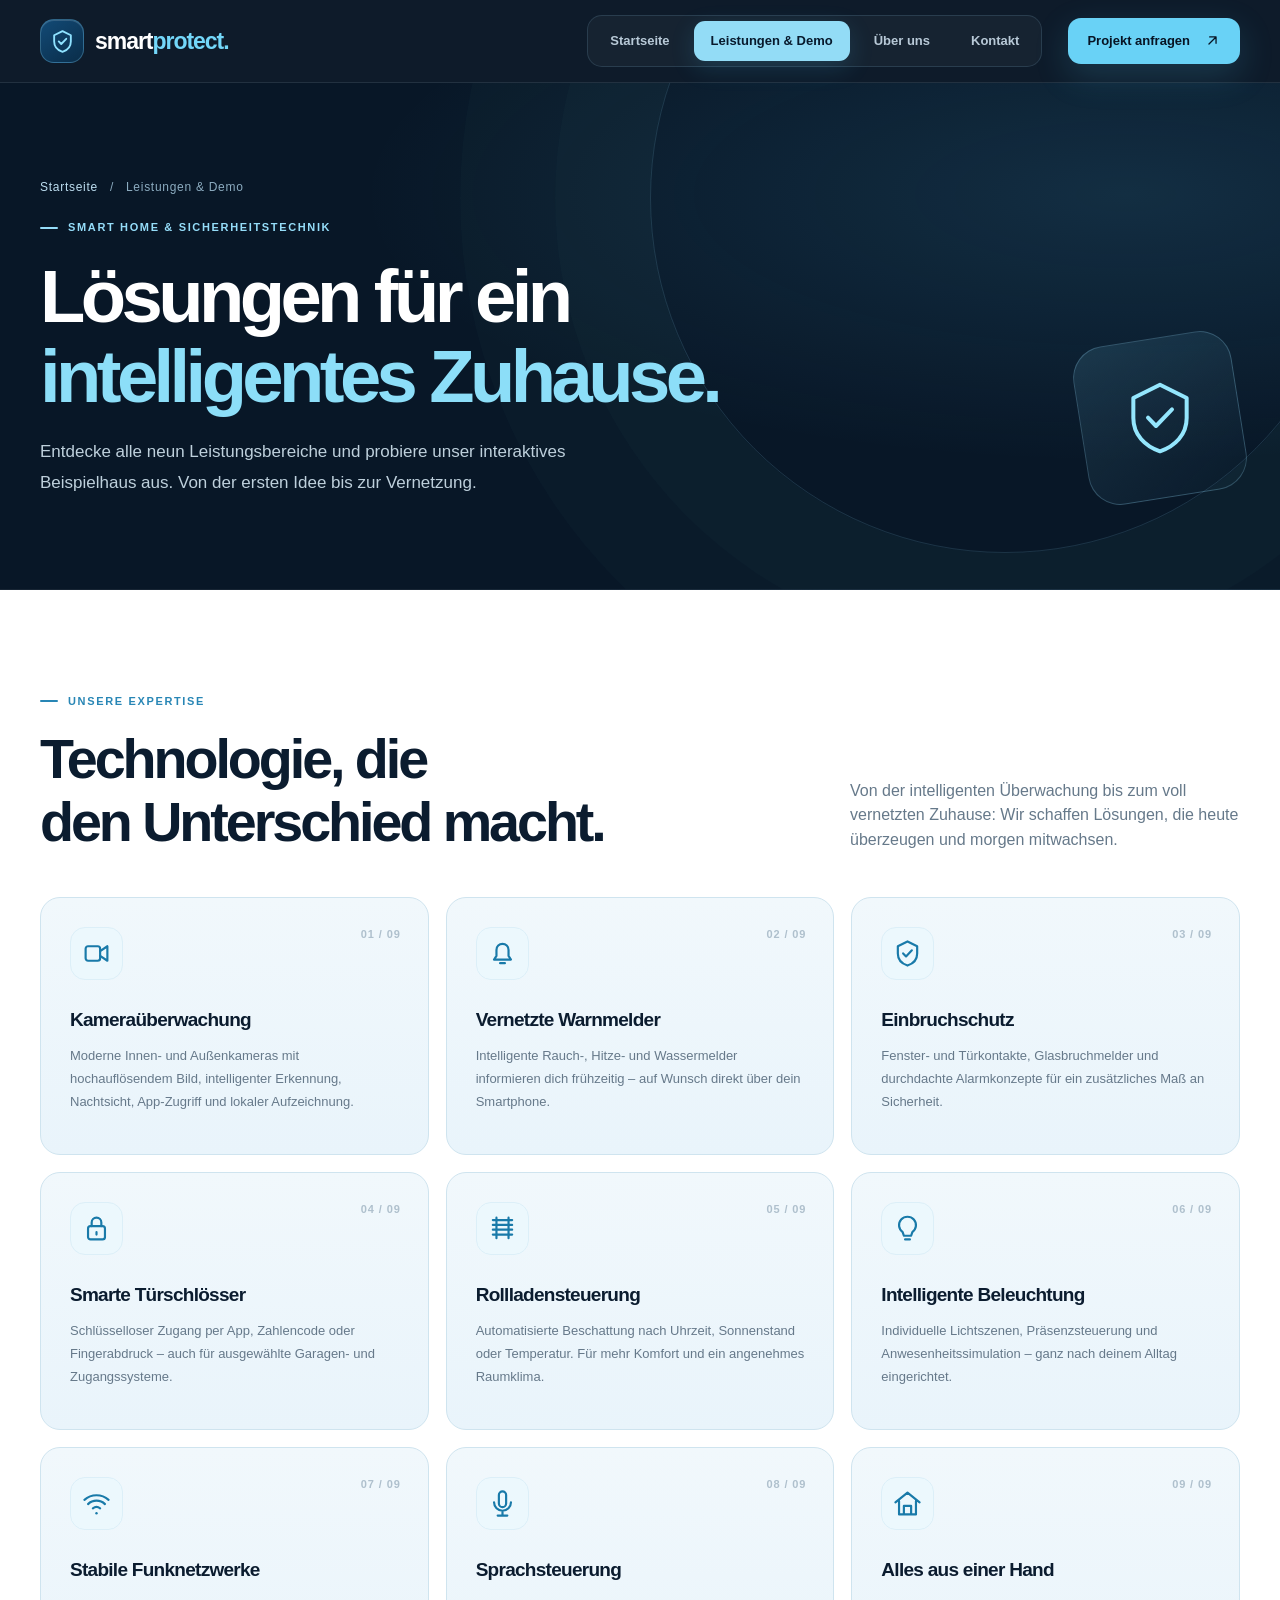
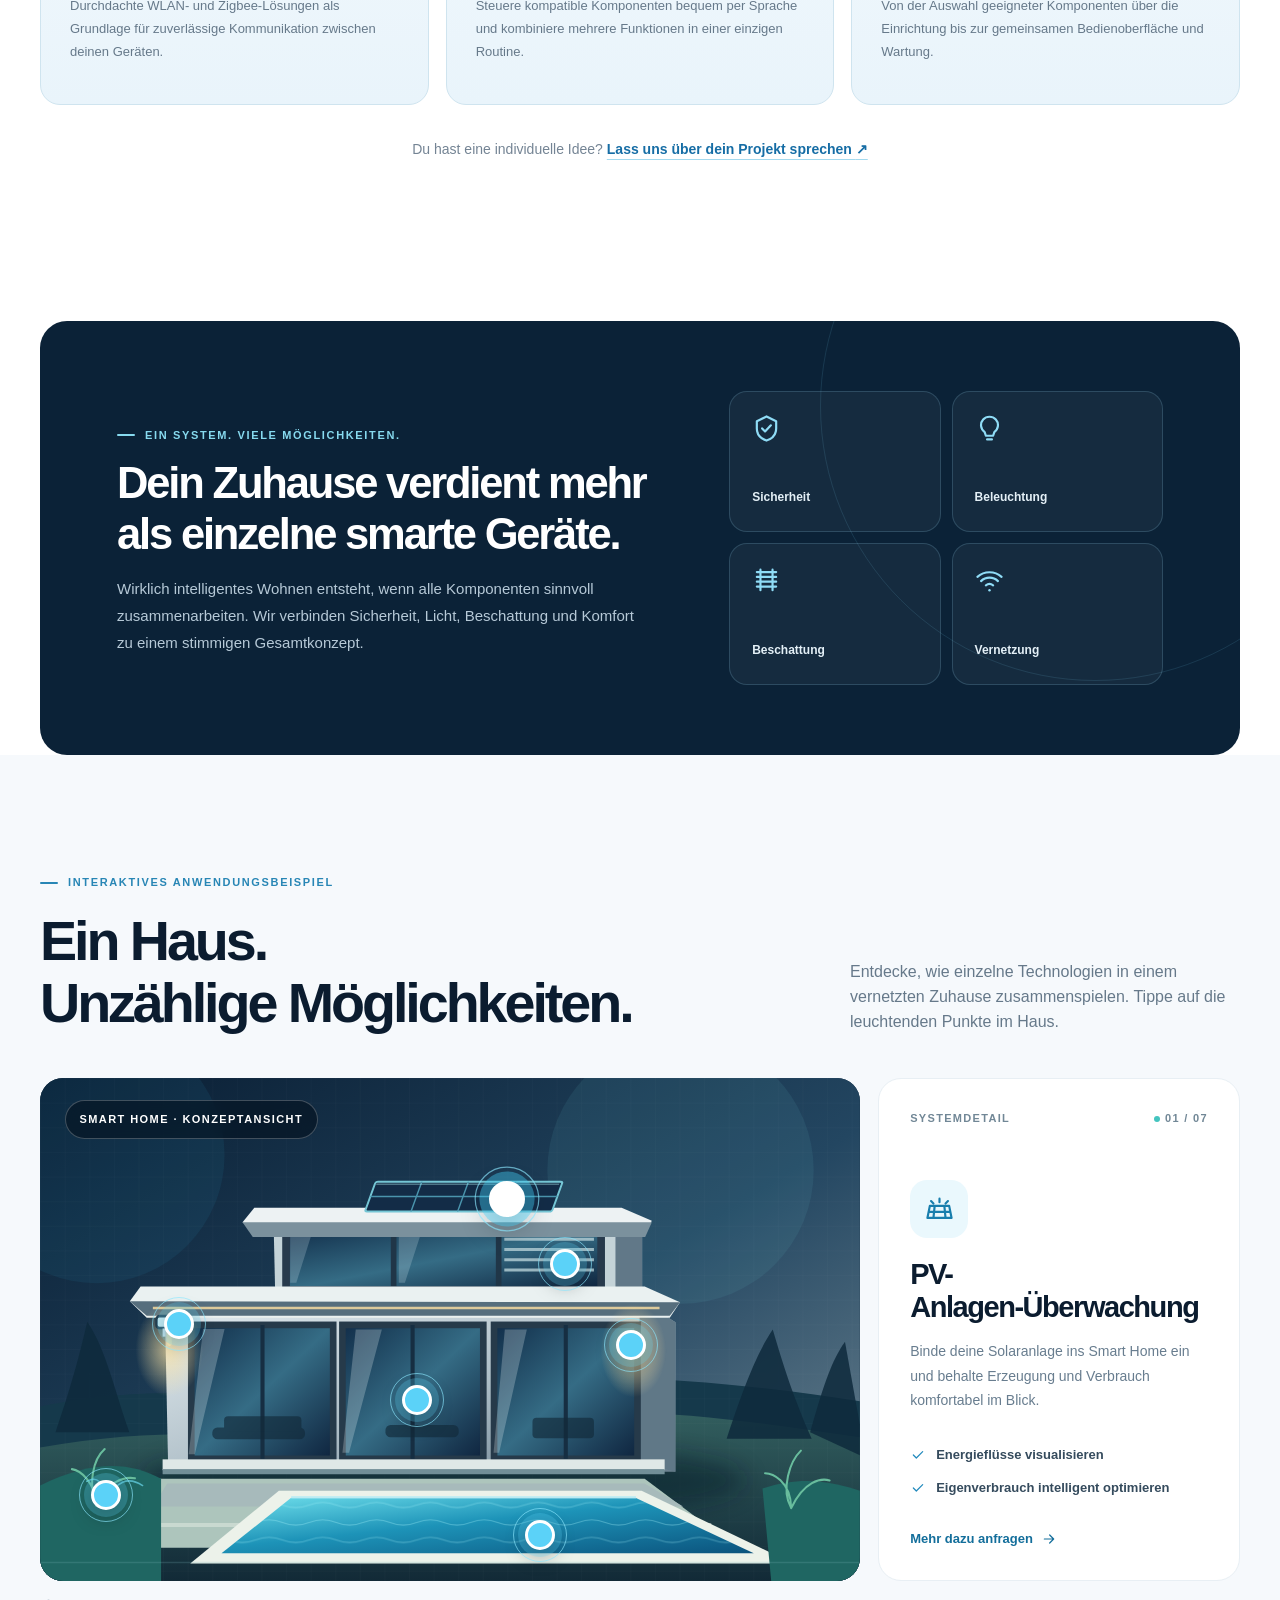
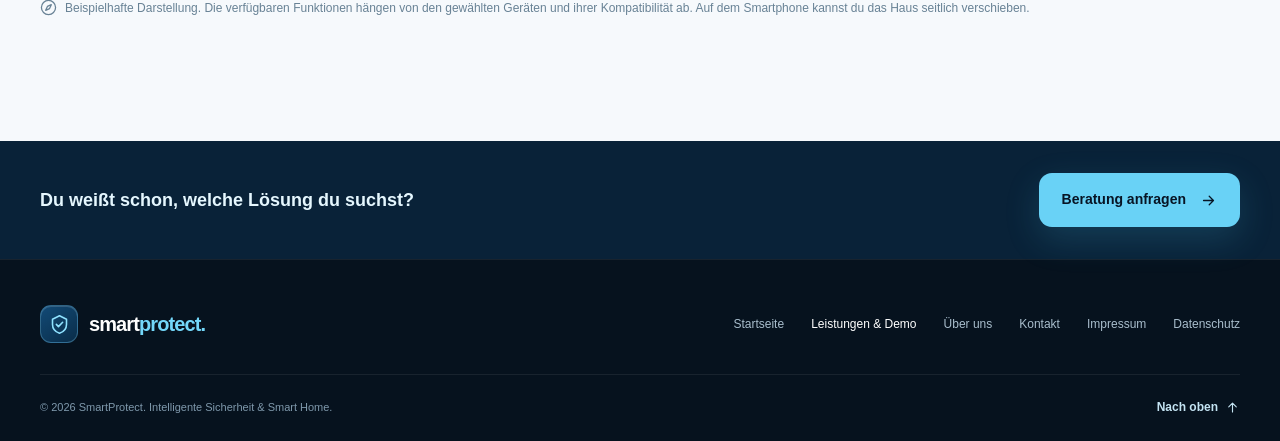
<file: leistungen.html>
<!doctype html>
<html lang="de"><head><meta charset="utf-8"><meta name="viewport" content="width=device-width, initial-scale=1"><meta name="theme-color" content="#071424"><meta name="description" content="Von Kameraüberwachung bis Smart Home: Neun Leistungen und sieben interaktive Beispiele für dein Zuhause.">
<title>Leistungen &amp; Smart-Home-Demo | SmartProtect</title>
<link rel="icon" href="data:image/svg+xml,%3Csvg xmlns='http://www.w3.org/2000/svg' viewBox='0 0 64 64'%3E%3Crect width='64' height='64' rx='17' fill='%23091b30'/%3E%3Cpath d='M32 10l19 8v12c0 15-8 24-19 29C21 54 13 45 13 30V18l19-8z' fill='none' stroke='%2376d5f6' stroke-width='5'/%3E%3Cpath d='M22 32l7 7 15-16' stroke='white' fill='none' stroke-width='5' stroke-linecap='round' stroke-linejoin='round'/%3E%3C/svg%3E">
<link rel="stylesheet" href="assets/site.css"></head><body><svg aria-hidden="true" style="position:absolute;width:0;height:0;overflow:hidden" xmlns="http://www.w3.org/2000/svg">
<symbol id="shield" viewbox="0 0 24 24"><path d="m12 2 8 4v6c0 5-3.5 8.5-8 10-4.5-1.5-8-5-8-10V6l8-4Z"></path><path d="m8.4 11.9 2.4 2.5 4.8-5"></path></symbol>
<symbol id="arrow" viewbox="0 0 24 24"><path d="M5 12h14m-6-6 6 6-6 6"></path></symbol>
<symbol id="up-right" viewbox="0 0 24 24"><path d="M7 17 17 7M8 7h9v9"></path></symbol>
<symbol id="check" viewbox="0 0 24 24"><path d="m5 12 4.5 4.5L19 7"></path></symbol>
<symbol id="planning" viewbox="0 0 24 24"><rect height="18" rx="2" width="16" x="4" y="3"></rect><path d="M8 8h8M8 12h8M8 16h4"></path></symbol>
<symbol id="tools" viewbox="0 0 24 24"><path d="M14.4 6.6a5 5 0 0 0-6.8 6.8L3 18l3 3 4.6-4.6a5 5 0 0 0 6.8-6.8L14 13l-3-3 3.4-3.4Z"></path></symbol>
<symbol id="headset" viewbox="0 0 24 24"><path d="M4 13V11a8 8 0 0 1 16 0v2M4 13h3v7H5a2 2 0 0 1-2-2v-3a2 2 0 0 1 2-2Zm16 0h-3v7h2a2 2 0 0 0 2-2v-3a2 2 0 0 0-2-2Z"></path></symbol>
<symbol id="camera" viewbox="0 0 24 24"><rect height="12" rx="2" width="12" x="3" y="6"></rect><path d="m15 10 6-4v12l-6-4"></path></symbol>
<symbol id="bell" viewbox="0 0 24 24"><path d="M5 17h14l-2-3V9a5 5 0 0 0-10 0v5l-2 3Zm5 3h4"></path></symbol>
<symbol id="lock" viewbox="0 0 24 24"><rect height="11" rx="2" width="14" x="5" y="10"></rect><path d="M8 10V7a4 4 0 0 1 8 0v3m-4 5v2"></path></symbol>
<symbol id="door" viewbox="0 0 24 24"><path d="M5 21V4a2 2 0 0 1 2-2h10a2 2 0 0 1 2 2v17H5Z"></path><path d="M5 21h14M15 12h.01"></path></symbol>
<symbol id="blinds" viewbox="0 0 24 24"><path d="M4 5h16M4 9h16M4 13h16M4 17h16M7 3v17m10-17v17"></path></symbol>
<symbol id="bulb" viewbox="0 0 24 24"><path d="M9 18h6m-5 3h4m-6-6a7 7 0 1 1 8 0l-1 3H9l-1-3Z"></path></symbol>
<symbol id="wifi" viewbox="0 0 24 24"><path d="M2 9a15 15 0 0 1 20 0M5 12.5a10 10 0 0 1 14 0M9 16a5 5 0 0 1 6 0"></path><circle cx="12" cy="20" fill="currentColor" r="1" stroke="none"></circle></symbol>
<symbol id="mic" viewbox="0 0 24 24"><rect height="13" rx="3" width="6" x="9" y="2"></rect><path d="M5 11a7 7 0 0 0 14 0M12 18v4m-4 0h8"></path></symbol>
<symbol id="house" viewbox="0 0 24 24"><path d="m2 11 10-8 10 8M5 10v11h14V10M9 21v-7h6v7"></path></symbol>
<symbol id="sun" viewbox="0 0 24 24"><circle cx="12" cy="12" r="4"></circle><path d="M12 2v2m0 16v2M4.9 4.9l1.4 1.4m11.4 11.4 1.4 1.4M2 12h2m16 0h2M4.9 19.1l1.4-1.4M17.7 6.3l1.4-1.4"></path></symbol>
<symbol id="phone" viewbox="0 0 24 24"><path d="M5 3h4l2 5-2.5 2.3a17 17 0 0 0 5.2 5.2L16 13l5 2v4a2 2 0 0 1-2 2C9 21 3 15 3 5a2 2 0 0 1 2-2Z"></path></symbol>
<symbol id="mail" viewbox="0 0 24 24"><rect height="14" rx="2" width="20" x="2" y="5"></rect><path d="m3 7 9 7 9-7"></path></symbol>
<symbol id="message" viewbox="0 0 24 24"><path d="M20 11.5a8.5 8.5 0 0 1-12.7 7.4L3 20l1.1-4.3A8.5 8.5 0 1 1 20 11.5Z"></path><path d="m9 9 2 2 4-4"></path></symbol>
<symbol id="solar" viewbox="0 0 24 24"><path d="M4 9h16l2 10H2L4 9Zm4 0-1 10m9-10 1 10M3 14h18M12 3v3m-7-1 2 2m10 0 2-2"></path></symbol>
<symbol id="droplet" viewbox="0 0 24 24"><path d="M12 2S5 10 5 15a7 7 0 0 0 14 0c0-5-7-13-7-13Z"></path></symbol>
<symbol id="waves" viewbox="0 0 24 24"><path d="M2 9q2.5-3 5 0t5 0t5 0t5 0M2 15q2.5-3 5 0t5 0t5 0t5 0"></path></symbol>
<symbol id="menu" viewbox="0 0 24 24"><path d="M4 7h16M4 12h16M4 17h16"></path></symbol>
<symbol id="close" viewbox="0 0 24 24"><path d="M5 5 19 19M19 5 5 19"></path></symbol>
<symbol id="compass" viewbox="0 0 24 24"><circle cx="12" cy="12" r="10"></circle><path d="m16 8-2.5 5.5L8 16l2.5-5.5L16 8Z"></path></symbol>
</svg>
<a href="#main" class="skip">Zum Inhalt springen</a>
<header class="site-header" id="top"><div class="container header-inner">
<a class="brand" href="index.html" aria-label="SmartProtect — zur Startseite"><span class="brand-mark"><svg class="icon"><use href="#shield"/></svg></span><span class="brand-name">smart<span>protect.</span></span></a>
<nav class="desktop-nav" aria-label="Hauptnavigation"><a href="index.html">Startseite</a><a href="leistungen.html" class="active" aria-current="page">Leistungen &amp; Demo</a><a href="ueber-uns.html">Über uns</a><a href="kontakt.html">Kontakt</a></nav>
<a href="kontakt.html#kontakt" class="btn btn-primary header-cta">Projekt anfragen <svg class="icon"><use href="#up-right"/></svg></a>
<button class="menu-btn" type="button" aria-label="Menü öffnen" aria-expanded="false" aria-controls="mobile-nav" id="menu-toggle"><svg class="icon"><use href="#menu"/></svg></button>
</div>
<nav class="mobile-nav" aria-label="Mobile Navigation" id="mobile-nav" hidden><a href="index.html">Startseite</a><a href="leistungen.html" class="active" aria-current="page">Leistungen &amp; Demo</a><a href="ueber-uns.html">Über uns</a><a href="kontakt.html">Kontakt</a><a href="kontakt.html#kontakt" class="mobile-cta">Projekt anfragen ↗</a></nav></header><main id="main"><section class="page-banner" aria-labelledby="page-title"><div class="container page-banner-inner"><div>
<div class="page-banner-breadcrumb"><a href="index.html">Startseite</a><span aria-hidden="true">/</span><span>Leistungen & Demo</span></div>
<span class="eyebrow">Smart Home & Sicherheitstechnik</span><h1 id="page-title">Lösungen für ein<br><em>intelligentes Zuhause.</em></h1><p>Entdecke alle neun Leistungsbereiche und probiere unser interaktives Beispielhaus aus. Von der ersten Idee bis zur Vernetzung.</p></div><div class="page-banner-stamp" aria-hidden="true"><svg class="icon"><use href="#shield"/></svg></div></div></section><section aria-labelledby="leistungen-title" class="section leistungen-section" id="leistungen">
<div class="container">
<div class="section-head reveal"><div><span class="eyebrow">Unsere Expertise</span><h2 id="leistungen-title">Technologie, die <br/>den Unterschied macht.</h2></div><p>Von der intelligenten Überwachung bis zum voll vernetzten Zuhause: Wir schaffen Lösungen, die heute überzeugen und morgen mitwachsen.</p></div>
<div class="services-grid">
<article class="service-card reveal"><span class="service-num">01 / 09</span><span class="service-icon"><svg class="icon icon-lg"><use href="#camera"></use></svg></span><h3>Kameraüberwachung</h3><p>Moderne Innen- und Außenkameras mit hochauflösendem Bild, intelligenter Erkennung, Nachtsicht, App-Zugriff und lokaler Aufzeichnung.</p></article>
<article class="service-card reveal"><span class="service-num">02 / 09</span><span class="service-icon"><svg class="icon icon-lg"><use href="#bell"></use></svg></span><h3>Vernetzte Warnmelder</h3><p>Intelligente Rauch-, Hitze- und Wassermelder informieren dich frühzeitig – auf Wunsch direkt über dein Smartphone.</p></article>
<article class="service-card reveal"><span class="service-num">03 / 09</span><span class="service-icon"><svg class="icon icon-lg"><use href="#shield"></use></svg></span><h3>Einbruchschutz</h3><p>Fenster- und Türkontakte, Glasbruchmelder und durchdachte Alarmkonzepte für ein zusätzliches Maß an Sicherheit.</p></article>
<article class="service-card reveal"><span class="service-num">04 / 09</span><span class="service-icon"><svg class="icon icon-lg"><use href="#lock"></use></svg></span><h3>Smarte Türschlösser</h3><p>Schlüsselloser Zugang per App, Zahlencode oder Fingerabdruck – auch für ausgewählte Garagen- und Zugangssysteme.</p></article>
<article class="service-card reveal"><span class="service-num">05 / 09</span><span class="service-icon"><svg class="icon icon-lg"><use href="#blinds"></use></svg></span><h3>Rollladensteuerung</h3><p>Automatisierte Beschattung nach Uhrzeit, Sonnenstand oder Temperatur. Für mehr Komfort und ein angenehmes Raumklima.</p></article>
<article class="service-card reveal"><span class="service-num">06 / 09</span><span class="service-icon"><svg class="icon icon-lg"><use href="#bulb"></use></svg></span><h3>Intelligente Beleuchtung</h3><p>Individuelle Lichtszenen, Präsenzsteuerung und Anwesenheitssimulation – ganz nach deinem Alltag eingerichtet.</p></article>
<article class="service-card reveal"><span class="service-num">07 / 09</span><span class="service-icon"><svg class="icon icon-lg"><use href="#wifi"></use></svg></span><h3>Stabile Funknetzwerke</h3><p>Durchdachte WLAN- und Zigbee-Lösungen als Grundlage für zuverlässige Kommunikation zwischen deinen Geräten.</p></article>
<article class="service-card reveal"><span class="service-num">08 / 09</span><span class="service-icon"><svg class="icon icon-lg"><use href="#mic"></use></svg></span><h3>Sprachsteuerung</h3><p>Steuere kompatible Komponenten bequem per Sprache und kombiniere mehrere Funktionen in einer einzigen Routine.</p></article>
<article class="service-card reveal"><span class="service-num">09 / 09</span><span class="service-icon"><svg class="icon icon-lg"><use href="#house"></use></svg></span><h3>Alles aus einer Hand</h3><p>Von der Auswahl geeigneter Komponenten über die Einrichtung bis zur gemeinsamen Bedienoberfläche und Wartung.</p></article>
</div>
<p class="services-footer">Du hast eine individuelle Idee? <a href="kontakt.html#kontakt">Lass uns über dein Projekt sprechen <span aria-hidden="true">↗</span></a></p>
</div>
</section><section aria-labelledby="konzept-title" class="statement" id="konzept">
<div class="container statement-inner reveal">
<div><span class="eyebrow" style="color:#87daef">Ein System. Viele Möglichkeiten.</span><h2 id="konzept-title">Dein Zuhause verdient mehr als einzelne smarte Geräte.</h2><p>Wirklich intelligentes Wohnen entsteht, wenn alle Komponenten sinnvoll zusammenarbeiten. Wir verbinden Sicherheit, Licht, Beschattung und Komfort zu einem stimmigen Gesamtkonzept.</p></div>
<div aria-label="Mögliche Systembestandteile" class="statement-icons">
<div class="statement-chip"><svg class="icon icon-lg"><use href="#shield"></use></svg><br/><span>Sicherheit</span></div>
<div class="statement-chip"><svg class="icon icon-lg"><use href="#bulb"></use></svg><br/><span>Beleuchtung</span></div>
<div class="statement-chip"><svg class="icon icon-lg"><use href="#blinds"></use></svg><br/><span>Beschattung</span></div>
<div class="statement-chip"><svg class="icon icon-lg"><use href="#wifi"></use></svg><br/><span>Vernetzung</span></div>
</div>
</div>
</section><section aria-labelledby="demo-title" class="section demo-section" id="anwendungsbeispiel">
<div class="container">
<div class="section-head reveal"><div><span class="eyebrow">Interaktives Anwendungsbeispiel</span><h2 id="demo-title">Ein Haus. <br/>Unzählige Möglichkeiten.</h2></div><p>Entdecke, wie einzelne Technologien in einem vernetzten Zuhause zusammenspielen. Tippe auf die leuchtenden Punkte im Haus.</p></div>
<div class="demo-shell reveal">
<div aria-label="Interaktive Hausillustration. Auf schmalen Bildschirmen horizontal scrollen." class="demo-viewport" tabindex="0">
<div class="demo-scene">
<img alt="Architekturillustration eines Hauses mit Solarmodulen, Kamera, Fenstern, Garten und Pool" draggable="false" src="assets/smart-home-house.svg"/>
<span class="scene-label">Smart Home · Konzeptansicht</span>
<button aria-label="Photovoltaik-Überwachung anzeigen" aria-pressed="true" class="hotspot" data-hotspot="pv" style="top:24%;left:57%" type="button"></button>
<button aria-label="Kameraüberwachung anzeigen" aria-pressed="false" class="hotspot" data-hotspot="camera" style="top:49%;left:17%" type="button"></button>
<button aria-label="Smarte Bewässerung anzeigen" aria-pressed="false" class="hotspot" data-hotspot="watering" style="top:83%;left:8%" type="button"></button>
<button aria-label="Einbruchschutz anzeigen" aria-pressed="false" class="hotspot" data-hotspot="breakin" style="top:64%;left:46%" type="button"></button>
<button aria-label="Rollladensteuerung anzeigen" aria-pressed="false" class="hotspot" data-hotspot="blinds" style="top:37%;left:64%" type="button"></button>
<button aria-label="Lichtsteuerung anzeigen" aria-pressed="false" class="hotspot" data-hotspot="light" style="top:53%;left:72%" type="button"></button>
<button aria-label="Poolsteuerung anzeigen" aria-pressed="false" class="hotspot" data-hotspot="pool" style="top:91%;left:61%" type="button"></button>
</div>
</div>
<div aria-atomic="true" aria-live="polite" class="demo-panel" id="demo-panel">
<div class="panel-meta"><span>Systemdetail</span><span class="panel-indicator">01 / 07</span></div>
<span class="demo-panel-icon" id="detail-icon"><svg class="icon icon-lg"><use href="#solar"></use></svg></span>
<h3 id="detail-title">PV-Anlagen-Überwachung</h3>
<p id="detail-description">Binde deine Solaranlage ins Smart Home ein und behalte Erzeugung und Verbrauch komfortabel im Blick.</p>
<ul class="panel-features" id="detail-features"><li><svg class="icon"><use href="#check"></use></svg> Energieflüsse visualisieren</li><li><svg class="icon"><use href="#check"></use></svg> Eigenverbrauch intelligent optimieren</li></ul>
<a class="panel-link" href="kontakt.html#kontakt">Mehr dazu anfragen <svg class="icon"><use href="#arrow"></use></svg></a>
</div>
</div>
<p class="demo-hint"><svg class="icon"><use href="#compass"></use></svg> Beispielhafte Darstellung. Die verfügbaren Funktionen hängen von den gewählten Geräten und ihrer Kompatibilität ab. Auf dem Smartphone kannst du das Haus seitlich verschieben.</p>
</div>
</section><section class="page-bridge"><div class="container page-bridge-content"><p>Du weißt schon, welche Lösung du suchst?</p><a class="btn btn-primary" href="kontakt.html#kontakt">Beratung anfragen <svg class="icon"><use href="#arrow"/></svg></a></div></section></main><footer class="footer"><div class="container"><div class="footer-top"><a class="brand" href="index.html" aria-label="SmartProtect — Startseite"><span class="brand-mark"><svg class="icon"><use href="#shield"/></svg></span><span class="brand-name">smart<span>protect.</span></span></a><nav class="footer-nav" aria-label="Footer-Navigation"><a href="index.html">Startseite</a><a href="leistungen.html" aria-current="page">Leistungen &amp; Demo</a><a href="ueber-uns.html">Über uns</a><a href="kontakt.html">Kontakt</a><button type="button" data-dialog="impressum">Impressum</button><button type="button" data-dialog="datenschutz">Datenschutz</button></nav></div><div class="footer-bottom"><span>© <span id="copyright-year">2026</span> SmartProtect. Intelligente Sicherheit &amp; Smart Home.</span><a href="#top" class="backtop">Nach oben <svg class="icon"><use href="#arrow"/></svg></a></div></div></footer>
<dialog class="legal-dialog" id="legal-dialog" aria-labelledby="legal-title"><div class="legal-inner"><div class="legal-top"><h2 id="legal-title">Impressum</h2><button class="dialog-close" type="button" id="dialog-close" aria-label="Fenster schließen"><svg class="icon"><use href="#close"/></svg></button></div><div id="legal-content"></div></div></dialog><script src="assets/site.js" defer></script></body></html>
</file>
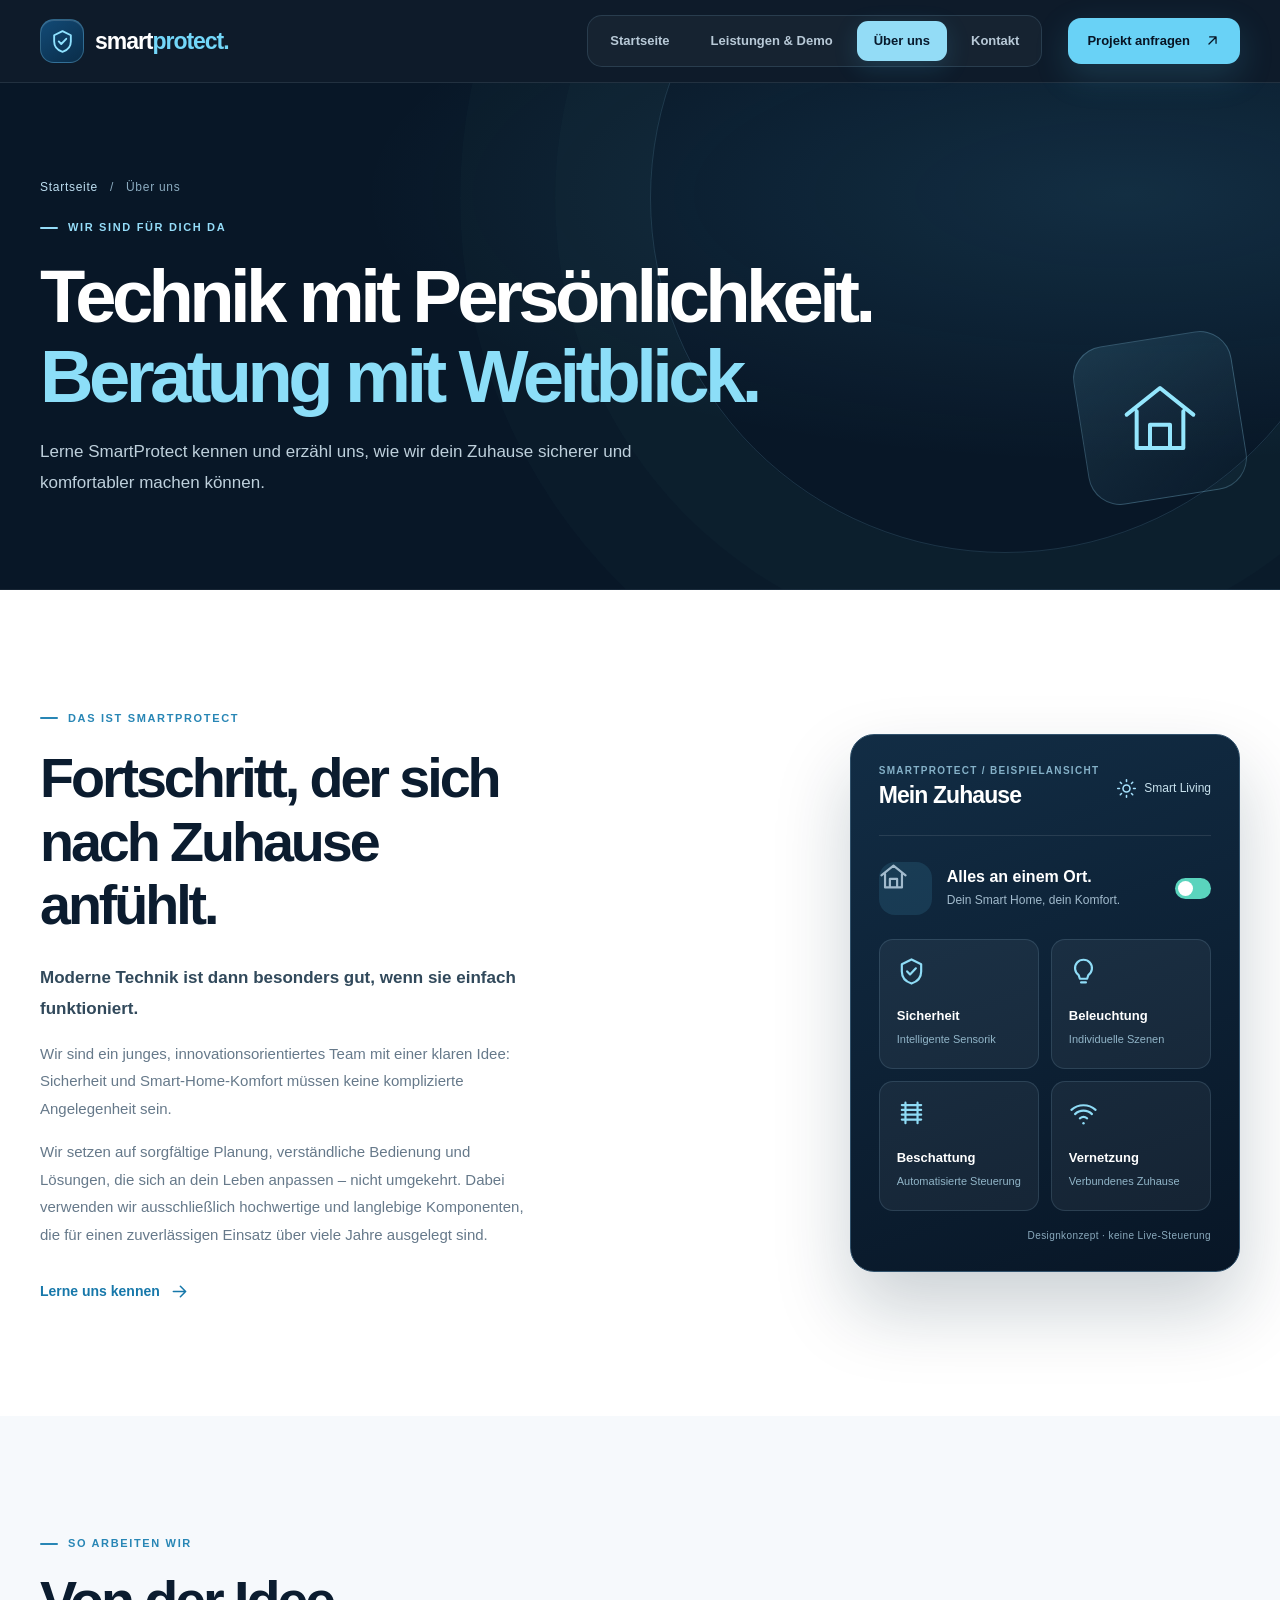
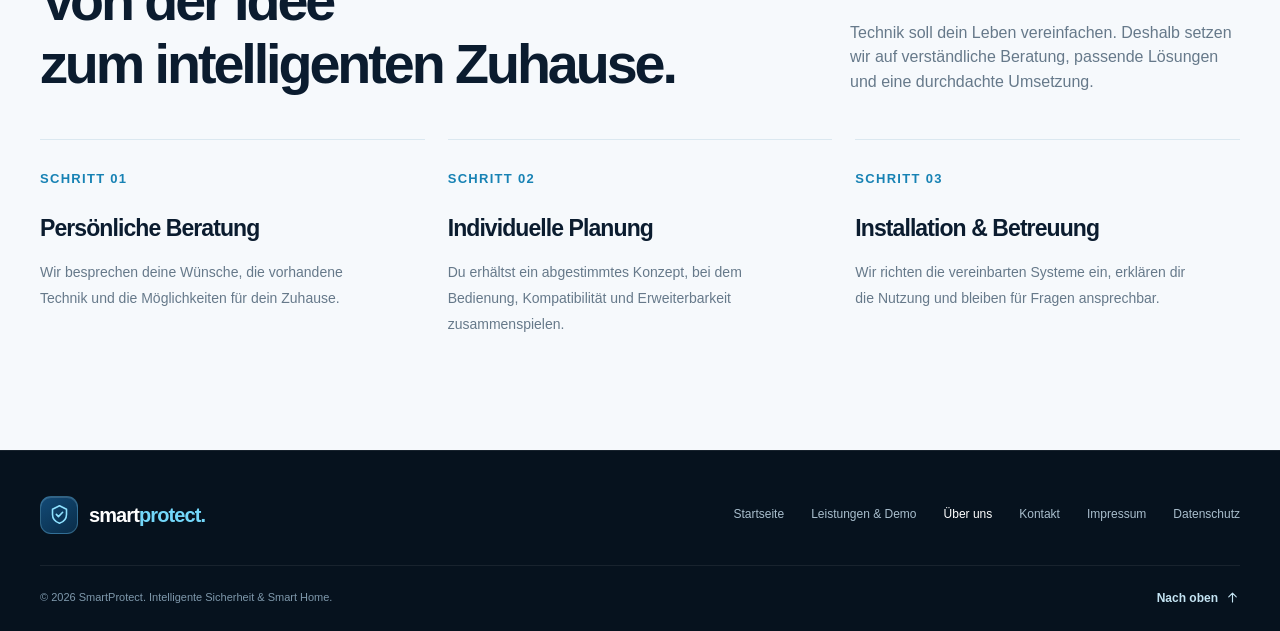
<file: ueber-uns.html>
<!doctype html>
<html lang="de"><head><meta charset="utf-8"><meta name="viewport" content="width=device-width, initial-scale=1"><meta name="theme-color" content="#071424"><meta name="description" content="Lerne SmartProtect kennen: Unsere Philosophie, Smart-Home-Beratung, individuelle Planung, Installation und Betreuung.">
<title>Über uns | SmartProtect</title>
<link rel="icon" href="data:image/svg+xml,%3Csvg xmlns='http://www.w3.org/2000/svg' viewBox='0 0 64 64'%3E%3Crect width='64' height='64' rx='17' fill='%23091b30'/%3E%3Cpath d='M32 10l19 8v12c0 15-8 24-19 29C21 54 13 45 13 30V18l19-8z' fill='none' stroke='%2376d5f6' stroke-width='5'/%3E%3Cpath d='M22 32l7 7 15-16' stroke='white' fill='none' stroke-width='5' stroke-linecap='round' stroke-linejoin='round'/%3E%3C/svg%3E">
<link rel="stylesheet" href="assets/site.css"></head><body><svg aria-hidden="true" style="position:absolute;width:0;height:0;overflow:hidden" xmlns="http://www.w3.org/2000/svg">
<symbol id="shield" viewbox="0 0 24 24"><path d="m12 2 8 4v6c0 5-3.5 8.5-8 10-4.5-1.5-8-5-8-10V6l8-4Z"></path><path d="m8.4 11.9 2.4 2.5 4.8-5"></path></symbol>
<symbol id="arrow" viewbox="0 0 24 24"><path d="M5 12h14m-6-6 6 6-6 6"></path></symbol>
<symbol id="up-right" viewbox="0 0 24 24"><path d="M7 17 17 7M8 7h9v9"></path></symbol>
<symbol id="check" viewbox="0 0 24 24"><path d="m5 12 4.5 4.5L19 7"></path></symbol>
<symbol id="planning" viewbox="0 0 24 24"><rect height="18" rx="2" width="16" x="4" y="3"></rect><path d="M8 8h8M8 12h8M8 16h4"></path></symbol>
<symbol id="tools" viewbox="0 0 24 24"><path d="M14.4 6.6a5 5 0 0 0-6.8 6.8L3 18l3 3 4.6-4.6a5 5 0 0 0 6.8-6.8L14 13l-3-3 3.4-3.4Z"></path></symbol>
<symbol id="headset" viewbox="0 0 24 24"><path d="M4 13V11a8 8 0 0 1 16 0v2M4 13h3v7H5a2 2 0 0 1-2-2v-3a2 2 0 0 1 2-2Zm16 0h-3v7h2a2 2 0 0 0 2-2v-3a2 2 0 0 0-2-2Z"></path></symbol>
<symbol id="camera" viewbox="0 0 24 24"><rect height="12" rx="2" width="12" x="3" y="6"></rect><path d="m15 10 6-4v12l-6-4"></path></symbol>
<symbol id="bell" viewbox="0 0 24 24"><path d="M5 17h14l-2-3V9a5 5 0 0 0-10 0v5l-2 3Zm5 3h4"></path></symbol>
<symbol id="lock" viewbox="0 0 24 24"><rect height="11" rx="2" width="14" x="5" y="10"></rect><path d="M8 10V7a4 4 0 0 1 8 0v3m-4 5v2"></path></symbol>
<symbol id="door" viewbox="0 0 24 24"><path d="M5 21V4a2 2 0 0 1 2-2h10a2 2 0 0 1 2 2v17H5Z"></path><path d="M5 21h14M15 12h.01"></path></symbol>
<symbol id="blinds" viewbox="0 0 24 24"><path d="M4 5h16M4 9h16M4 13h16M4 17h16M7 3v17m10-17v17"></path></symbol>
<symbol id="bulb" viewbox="0 0 24 24"><path d="M9 18h6m-5 3h4m-6-6a7 7 0 1 1 8 0l-1 3H9l-1-3Z"></path></symbol>
<symbol id="wifi" viewbox="0 0 24 24"><path d="M2 9a15 15 0 0 1 20 0M5 12.5a10 10 0 0 1 14 0M9 16a5 5 0 0 1 6 0"></path><circle cx="12" cy="20" fill="currentColor" r="1" stroke="none"></circle></symbol>
<symbol id="mic" viewbox="0 0 24 24"><rect height="13" rx="3" width="6" x="9" y="2"></rect><path d="M5 11a7 7 0 0 0 14 0M12 18v4m-4 0h8"></path></symbol>
<symbol id="house" viewbox="0 0 24 24"><path d="m2 11 10-8 10 8M5 10v11h14V10M9 21v-7h6v7"></path></symbol>
<symbol id="sun" viewbox="0 0 24 24"><circle cx="12" cy="12" r="4"></circle><path d="M12 2v2m0 16v2M4.9 4.9l1.4 1.4m11.4 11.4 1.4 1.4M2 12h2m16 0h2M4.9 19.1l1.4-1.4M17.7 6.3l1.4-1.4"></path></symbol>
<symbol id="phone" viewbox="0 0 24 24"><path d="M5 3h4l2 5-2.5 2.3a17 17 0 0 0 5.2 5.2L16 13l5 2v4a2 2 0 0 1-2 2C9 21 3 15 3 5a2 2 0 0 1 2-2Z"></path></symbol>
<symbol id="mail" viewbox="0 0 24 24"><rect height="14" rx="2" width="20" x="2" y="5"></rect><path d="m3 7 9 7 9-7"></path></symbol>
<symbol id="message" viewbox="0 0 24 24"><path d="M20 11.5a8.5 8.5 0 0 1-12.7 7.4L3 20l1.1-4.3A8.5 8.5 0 1 1 20 11.5Z"></path><path d="m9 9 2 2 4-4"></path></symbol>
<symbol id="solar" viewbox="0 0 24 24"><path d="M4 9h16l2 10H2L4 9Zm4 0-1 10m9-10 1 10M3 14h18M12 3v3m-7-1 2 2m10 0 2-2"></path></symbol>
<symbol id="droplet" viewbox="0 0 24 24"><path d="M12 2S5 10 5 15a7 7 0 0 0 14 0c0-5-7-13-7-13Z"></path></symbol>
<symbol id="waves" viewbox="0 0 24 24"><path d="M2 9q2.5-3 5 0t5 0t5 0t5 0M2 15q2.5-3 5 0t5 0t5 0t5 0"></path></symbol>
<symbol id="menu" viewbox="0 0 24 24"><path d="M4 7h16M4 12h16M4 17h16"></path></symbol>
<symbol id="close" viewbox="0 0 24 24"><path d="M5 5 19 19M19 5 5 19"></path></symbol>
<symbol id="compass" viewbox="0 0 24 24"><circle cx="12" cy="12" r="10"></circle><path d="m16 8-2.5 5.5L8 16l2.5-5.5L16 8Z"></path></symbol>
</svg>
<a href="#main" class="skip">Zum Inhalt springen</a>
<header class="site-header" id="top"><div class="container header-inner">
<a class="brand" href="index.html" aria-label="SmartProtect — zur Startseite"><span class="brand-mark"><svg class="icon"><use href="#shield"/></svg></span><span class="brand-name">smart<span>protect.</span></span></a>
<nav class="desktop-nav" aria-label="Hauptnavigation"><a href="index.html">Startseite</a><a href="leistungen.html">Leistungen &amp; Demo</a><a href="ueber-uns.html" class="active" aria-current="page">Über uns</a><a href="kontakt.html">Kontakt</a></nav>
<a href="kontakt.html#kontakt" class="btn btn-primary header-cta">Projekt anfragen <svg class="icon"><use href="#up-right"/></svg></a>
<button class="menu-btn" type="button" aria-label="Menü öffnen" aria-expanded="false" aria-controls="mobile-nav" id="menu-toggle"><svg class="icon"><use href="#menu"/></svg></button>
</div>
<nav class="mobile-nav" aria-label="Mobile Navigation" id="mobile-nav" hidden><a href="index.html">Startseite</a><a href="leistungen.html">Leistungen &amp; Demo</a><a href="ueber-uns.html" class="active" aria-current="page">Über uns</a><a href="kontakt.html">Kontakt</a><a href="kontakt.html#kontakt" class="mobile-cta">Projekt anfragen ↗</a></nav></header><main id="main"><section class="page-banner" aria-labelledby="page-title"><div class="container page-banner-inner"><div>
<div class="page-banner-breadcrumb"><a href="index.html">Startseite</a><span aria-hidden="true">/</span><span>Über uns</span></div>
<span class="eyebrow">Wir sind für dich da</span><h1 id="page-title">Technik mit Persönlichkeit.<br><em>Beratung mit Weitblick.</em></h1><p>Lerne SmartProtect kennen und erzähl uns, wie wir dein Zuhause sicherer und komfortabler machen können.</p></div><div class="page-banner-stamp" aria-hidden="true"><svg class="icon"><use href="#house"/></svg></div></div></section><section aria-labelledby="about-title" class="section about-section about-section--page" id="ueber-uns">
<div class="container about-grid">
<div class="reveal"><span class="eyebrow">Das ist SmartProtect</span><h2 id="about-title">Fortschritt, der sich nach Zuhause anfühlt.</h2><p class="about-lead">Moderne Technik ist dann besonders gut, wenn sie einfach funktioniert.</p><p>Wir sind ein junges, innovationsorientiertes Team mit einer klaren Idee: Sicherheit und Smart-Home-Komfort müssen keine komplizierte Angelegenheit sein.</p><p>Wir setzen auf sorgfältige Planung, verständliche Bedienung und Lösungen, die sich an dein Leben anpassen – nicht umgekehrt. Dabei verwenden wir ausschließlich hochwertige und langlebige Komponenten, die für einen zuverlässigen Einsatz über viele Jahre ausgelegt sind.</p><a class="about-link" href="kontakt.html#kontakt">Lerne uns kennen <svg class="icon"><use href="#arrow"></use></svg></a></div>
<div aria-label="Beispielhafte Visualisierung einer Smart-Home-Steueroberfläche" class="mockup-wrap reveal">
<div class="mockup">
<div class="mockup-heading"><div><span class="mockup-overline">SmartProtect / Beispielansicht</span><strong>Mein Zuhause</strong></div><span class="mockup-weather"><svg class="icon"><use href="#sun"></use></svg> Smart Living</span></div>
<div class="mockup-hero"><span class="mockup-house-icon"><svg class="icon icon-lg"><use href="#house"></use></svg></span><div><strong>Alles an einem Ort.</strong><span>Dein Smart Home, dein Komfort.</span></div><span aria-hidden="true" class="mockup-toggle"></span></div>
<div class="mockup-tiles"><div class="mockup-tile"><svg class="icon icon-lg"><use href="#shield"></use></svg><div><strong>Sicherheit</strong><small>Intelligente Sensorik</small></div></div><div class="mockup-tile"><svg class="icon icon-lg"><use href="#bulb"></use></svg><div><strong>Beleuchtung</strong><small>Individuelle Szenen</small></div></div><div class="mockup-tile"><svg class="icon icon-lg"><use href="#blinds"></use></svg><div><strong>Beschattung</strong><small>Automatisierte Steuerung</small></div></div><div class="mockup-tile"><svg class="icon icon-lg"><use href="#wifi"></use></svg><div><strong>Vernetzung</strong><small>Verbundenes Zuhause</small></div></div></div>
<div class="mockup-foot">Designkonzept · keine Live-Steuerung</div>
</div>

</div>
</div>
</section><section aria-labelledby="prozess-title" class="section process-section">
<div class="container">
<div class="section-head reveal"><div><span class="eyebrow">So arbeiten wir</span><h2 id="prozess-title">Von der Idee <br/>zum intelligenten Zuhause.</h2></div><p>Technik soll dein Leben vereinfachen. Deshalb setzen wir auf verständliche Beratung, passende Lösungen und eine durchdachte Umsetzung.</p></div>
<div class="process-grid">
<div class="process-card reveal"><span class="process-num">SCHRITT 01</span><h3>Persönliche Beratung</h3><p>Wir besprechen deine Wünsche, die vorhandene Technik und die Möglichkeiten für dein Zuhause.</p></div>
<div class="process-card reveal"><span class="process-num">SCHRITT 02</span><h3>Individuelle Planung</h3><p>Du erhältst ein abgestimmtes Konzept, bei dem Bedienung, Kompatibilität und Erweiterbarkeit zusammenspielen.</p></div>
<div class="process-card reveal"><span class="process-num">SCHRITT 03</span><h3>Installation &amp; Betreuung</h3><p>Wir richten die vereinbarten Systeme ein, erklären dir die Nutzung und bleiben für Fragen ansprechbar.</p></div>
</div>
</div>
</section></main><footer class="footer"><div class="container"><div class="footer-top"><a class="brand" href="index.html" aria-label="SmartProtect — Startseite"><span class="brand-mark"><svg class="icon"><use href="#shield"/></svg></span><span class="brand-name">smart<span>protect.</span></span></a><nav class="footer-nav" aria-label="Footer-Navigation"><a href="index.html">Startseite</a><a href="leistungen.html">Leistungen &amp; Demo</a><a href="ueber-uns.html" aria-current="page">Über uns</a><a href="kontakt.html">Kontakt</a><button type="button" data-dialog="impressum">Impressum</button><button type="button" data-dialog="datenschutz">Datenschutz</button></nav></div><div class="footer-bottom"><span>© <span id="copyright-year">2026</span> SmartProtect. Intelligente Sicherheit &amp; Smart Home.</span><a href="#top" class="backtop">Nach oben <svg class="icon"><use href="#arrow"/></svg></a></div></div></footer>
<dialog class="legal-dialog" id="legal-dialog" aria-labelledby="legal-title"><div class="legal-inner"><div class="legal-top"><h2 id="legal-title">Impressum</h2><button class="dialog-close" type="button" id="dialog-close" aria-label="Fenster schließen"><svg class="icon"><use href="#close"/></svg></button></div><div id="legal-content"></div></div></dialog><script src="assets/site.js" defer></script></body></html>
</file>
<file: assets/site.css>
:root{--ink:#0b1c2f;--navy:#071424;--navy2:#0c2135;--muted:#66798a;--light:#f5f8fc;--accent:#5ec9f3;--blue:#2378db;--white:#fff;--line:#e3eaf1;--radius:24px;--shadow:0 20px 60px rgba(14,39,67,.08)}
    *,*::before,*::after{box-sizing:border-box}
    html{scroll-behavior:smooth;scroll-padding-top:95px}
    body{margin:0;background:#fff;color:var(--ink);font-family:"Plus Jakarta Sans",Inter,"Segoe UI",Arial,sans-serif;-webkit-font-smoothing:antialiased;line-height:1.55}
    body.menu-open{overflow:hidden}
    ::selection{background:#a8e7ff;color:#0b1c2f}
    a{color:inherit;text-decoration:none}
    button,input,select,textarea{font:inherit}
    button{cursor:pointer}
    img{display:block;max-width:100%}
    svg{display:block}
    :focus-visible{outline:3px solid #55bff1;outline-offset:4px}
    .icon{height:21px;width:21px;stroke:currentColor;fill:none;stroke-width:1.8;stroke-linecap:round;stroke-linejoin:round;flex:none}
    .icon-lg{height:29px;width:29px}
    .container{width:min(1200px,calc(100% - 48px));margin-inline:auto}
    .skip{position:fixed;z-index:999;top:-100px;left:18px;background:#fff;padding:12px 18px;border-radius:8px}
    .skip:focus{top:12px}
    .eyebrow{display:inline-flex;gap:10px;align-items:center;text-transform:uppercase;letter-spacing:.15em;font-size:11px;font-weight:800;color:#2886b5}
    .eyebrow::before{content:"";display:block;width:18px;height:2px;border-radius:2px;background:currentColor}
    .section{padding:112px 0;scroll-margin-top:90px}
    .section-head{display:flex;justify-content:space-between;align-items:end;gap:32px;margin-bottom:44px}
    .section-head h2,.section-title{font-size:clamp(34px,4.35vw,58px);line-height:1.12;letter-spacing:-.055em;margin:18px 0 0;font-weight:750}
    .section-head p{max-width:390px;margin:0;color:var(--muted);font-size:16px}
    .accent-text{color:#80dafa}
    .btn{display:inline-flex;align-items:center;justify-content:center;gap:14px;min-height:54px;padding:14px 22px;border-radius:13px;border:1px solid transparent;font-size:14px;font-weight:750;transition:transform .2s ease,background .2s ease,box-shadow .2s ease, border-color .2s ease;text-align:center}
    .btn:hover{transform:translateY(-2px)}
    .btn-primary{background:#69d2f6;color:#071424;box-shadow:0 12px 35px rgba(72,187,229,.18)}
    .btn-primary:hover{background:#a3e8ff;box-shadow:0 14px 32px rgba(72,187,229,.28)}
    .btn-outline{border-color:rgba(255,255,255,.23);color:#fff;background:rgba(255,255,255,.045)}
    .btn-outline:hover{border-color:rgba(255,255,255,.55);background:rgba(255,255,255,.10)}
    .btn-dark{background:#102740;color:#fff}
    .btn-dark:hover{background:#1c4263}
    .btn .icon{width:17px;height:17px}
    /* Header */
    .site-header{position:sticky;top:0;z-index:100;background:rgba(7,20,36,.97);border-bottom:1px solid rgba(198,227,244,.11);backdrop-filter:blur(20px)}
    .header-inner{height:82px;display:flex;align-items:center;gap:26px;justify-content:space-between}
    .brand{display:inline-flex;gap:11px;align-items:center;color:#fff;white-space:nowrap}
    .brand-mark{display:grid;place-items:center;width:44px;height:44px;border:1px solid rgba(129,212,247,.3);border-radius:14px;background:linear-gradient(145deg,#124a76,#0a2d49);box-shadow:inset 0 1px 0 rgba(255,255,255,.15)}
    .brand-mark .icon{color:#8fe2ff;width:25px;height:25px}
    .brand-name{font-size:23px;line-height:1;letter-spacing:-.055em;font-weight:850}
    .brand-name span{color:#73d7f9}
    .desktop-nav{display:flex;align-items:center;gap:31px;margin-left:auto}
    .desktop-nav a{color:#b8c9d7;font-size:13px;font-weight:650;transition:color .2s ease}
    .desktop-nav a:hover,.desktop-nav a.active{color:#fff}
    .header-cta{font-size:13px;padding:12px 18px;min-height:44px;white-space:nowrap}
    .menu-btn{display:none;border:1px solid rgba(255,255,255,.18);background:transparent;color:white;width:44px;height:44px;border-radius:11px;align-items:center;justify-content:center}
    .mobile-nav{display:none}
    /* Hero */
    .hero{position:relative;isolation:isolate;background:var(--navy);color:#fff;min-height:718px;display:flex;align-items:center;padding:76px 0 120px;overflow:hidden}
    .hero::before{content:"";position:absolute;inset:0;z-index:-1;background:radial-gradient(ellipse at 67% 20%,rgba(40,123,161,.23),transparent 50%),linear-gradient(90deg,rgba(255,255,255,.024) 1px,transparent 1px);background-size:auto,100px 100px}
    .hero::after{content:"";position:absolute;width:700px;height:700px;right:-500px;top:-400px;border:1px solid rgba(124,223,255,.17);border-radius:100%;pointer-events:none}
    .hero-grid{display:grid;grid-template-columns:1.03fr .97fr;align-items:center;gap:60px}
    .hero-kicker{display:inline-flex;gap:11px;align-items:center;border:1px solid rgba(139,215,249,.18);border-radius:30px;color:#a8d8ed;background:rgba(101,186,219,.07);padding:10px 15px;font-size:11px;letter-spacing:.11em;font-weight:800;text-transform:uppercase}
    .signal{width:7px;height:7px;border-radius:50%;background:#6be9ce;box-shadow:0 0 0 5px rgba(107,233,206,.1)}
    .hero h1{font-size:clamp(51px,6vw,80px);line-height:1.06;letter-spacing:-.068em;font-weight:770;margin:27px 0 23px;max-width:690px}
    .hero h1 span{display:block;color:#83dafa}
    .hero-copy{color:#b5c6d4;max-width:520px;font-size:17px;line-height:1.8;margin:0 0 35px}
    .hero-actions{display:flex;gap:12px;flex-wrap:wrap}
    .hero-points{display:flex;gap:21px;flex-wrap:wrap;margin-top:47px;padding-top:27px;border-top:1px solid rgba(255,255,255,.13)}
    .hero-points span{display:inline-flex;align-items:center;gap:8px;font-size:12px;color:#c0d0db;white-space:nowrap}
    .hero-points .icon{width:16px;height:16px;color:#86e3fa}
    .hero-art{position:relative;padding:17px 0 20px}
    .photo-shell{height:530px;width:100%;overflow:hidden;border-radius:31px 31px 92px 31px;background:linear-gradient(145deg,#274d63,#0b2338);border:1px solid rgba(255,255,255,.19);box-shadow:0 36px 80px rgba(0,0,0,.26);position:relative}
    .photo-shell img{width:100%;height:100%;object-fit:cover;object-position:center}
    .photo-shell::after{content:"";position:absolute;inset:0;background:linear-gradient(180deg,rgba(5,17,29,.02) 42%,rgba(3,16,29,.67));pointer-events:none}
    .photo-note{position:absolute;z-index:1;bottom:25px;left:29px;right:29px;display:flex;align-items:end;justify-content:space-between;gap:15px}
    .photo-note strong{display:block;font-size:22px;letter-spacing:-.025em}
    .photo-note small{color:#bad0db;font-size:12px}
    .glass-badge{position:absolute;z-index:2;right:-20px;top:61px;background:rgba(255,255,255,.94);color:#163047;display:flex;align-items:center;gap:12px;padding:14px 18px;border-radius:16px;box-shadow:0 24px 60px rgba(0,0,0,.18)}
    .glass-badge .badge-icon{display:grid;place-items:center;color:#1878ac;width:37px;height:37px;border-radius:11px;background:#e8f8fe}
    .glass-badge span{display:block;color:#728391;font-size:10px;text-transform:uppercase;letter-spacing:.09em;font-weight:750}
    .glass-badge strong{font-size:14px}
    .art-edge{position:absolute;z-index:-1;width:130px;height:130px;border:1px solid #6fd7f6;opacity:.25;bottom:-18px;left:-30px;border-radius:29px}
    /* Trust strip */
    .trust-wrap{position:relative;z-index:2;margin-top:-50px}
    .trust-strip{display:grid;grid-template-columns:repeat(3,1fr);background:#fff;border:1px solid #e9eef4;border-radius:23px;box-shadow:0 22px 70px rgba(4,26,48,.12);overflow:hidden}
    .trust-item{display:flex;gap:17px;align-items:center;padding:27px 32px;min-height:112px}
    .trust-item + .trust-item{border-left:1px solid var(--line)}
    .trust-icon{display:grid;place-items:center;flex:none;width:49px;height:49px;background:#ecf8fd;border-radius:14px;color:#187ab4}
    .trust-item strong{display:block;font-size:15px;letter-spacing:-.018em}
    .trust-item p{font-size:12px;color:#8493a0;margin:3px 0 0}
    /* Services */
    #leistungen{padding-top:115px}
    .services-grid{display:grid;grid-template-columns:repeat(3,minmax(0,1fr));gap:17px}
    .service-card{position:relative;overflow:hidden;min-height:258px;background:linear-gradient(180deg,#f1f8fc 0%,#e9f4fb 100%);border:1px solid #cfe4ef;border-radius:20px;padding:29px;transition:transform .25s ease,border-color .25s ease,box-shadow .25s ease,background .25s ease}
    .service-card:hover{transform:translateY(-5px);border-color:#8ed8f2;box-shadow:var(--shadow);background:linear-gradient(180deg,#eef7fc 0%,#e3f1fa 100%)}
    .service-icon{width:53px;height:53px;display:grid;place-items:center;border:1px solid #dceff8;border-radius:15px;background:#ecf8fd;color:#197aa9;margin-bottom:25px}
    .service-card h3{font-size:19px;font-weight:780;letter-spacing:-.038em;margin:0 0 11px}
    .service-card p{margin:0;color:var(--muted);font-size:13px;line-height:1.75}
    .service-num{position:absolute;top:28px;right:27px;color:#afc0cd;font-size:11px;font-weight:850;letter-spacing:.08em}
    .services-footer{margin-top:34px;text-align:center;font-size:14px;color:#748494}
    .services-footer a{color:#166da5;font-weight:800;text-decoration:underline;text-decoration-color:#a3d9ee;text-underline-offset:5px}
    /* Feature break */
    .statement{padding:34px 0 0}
    .statement-inner{position:relative;overflow:hidden;display:grid;grid-template-columns:1.12fr .88fr;gap:60px;align-items:center;padding:70px 77px;background:#0b2237;border-radius:27px;color:#fff}
    .statement-inner::before{content:"";position:absolute;right:-130px;top:-190px;width:550px;height:550px;border:1px solid rgba(124,223,255,.12);border-radius:50%}
    .statement h2{font-size:clamp(29px,3.4vw,48px);line-height:1.16;letter-spacing:-.05em;margin:14px 0 16px}
    .statement p{font-size:15px;line-height:1.8;color:#b6c9d7;max-width:530px;margin:0}
    .statement-icons{display:grid;grid-template-columns:repeat(2,1fr);gap:11px}
    .statement-chip{position:relative;min-height:124px;padding:22px;border:1px solid rgba(157,219,246,.18);border-radius:18px;background:rgba(255,255,255,.045)}
    .statement-chip .icon{color:#8fdcf6;margin-bottom:17px}
    .statement-chip span{font-size:12px;font-weight:700;color:#e4f0f7}
    /* Interactive */
    .demo-section{background:#f4f8fb}
    .demo-shell{display:grid;grid-template-columns:minmax(0,1.7fr) minmax(290px,.75fr);gap:18px;align-items:stretch}
    .demo-viewport{width:100%;overflow-x:auto;overflow-y:hidden;border-radius:23px;background:#142d41;scrollbar-color:#5bb7d8 #152e42;scrollbar-width:thin;overscroll-behavior-x:contain}
    .demo-scene{position:relative;min-width:680px;aspect-ratio:1600/980}
    .demo-scene>img{width:100%;height:100%;object-fit:cover;user-select:none;pointer-events:none}
    .scene-label{position:absolute;top:22px;left:25px;pointer-events:none;border:1px solid rgba(255,255,255,.23);background:rgba(4,18,31,.6);color:#fff;border-radius:100px;padding:10px 14px;font-size:11px;letter-spacing:.13em;font-weight:750;text-transform:uppercase;backdrop-filter:blur(10px)}
    .hotspot{position:absolute;z-index:1;display:grid;place-items:center;height:30px;width:30px;border:3px solid #fff;border-radius:50%;background:#5bd2f8;box-shadow:0 0 0 7px rgba(93,210,248,.25),0 6px 20px rgba(0,0,0,.35);transform:translate(-50%,-50%);transition:transform .2s ease,background .2s ease}
    .hotspot::after{content:"";position:absolute;inset:-15px;border:1px solid rgba(138,230,254,.65);border-radius:50%;animation:ping 2.8s ease-out infinite;pointer-events:none}
    .hotspot:hover,.hotspot[aria-pressed="true"]{transform:translate(-50%,-50%) scale(1.2);background:#fff;box-shadow:0 0 0 8px rgba(66,207,247,.4),0 9px 25px rgba(0,0,0,.3)}
    .hotspot:hover::after,.hotspot[aria-pressed="true"]::after{animation:none}
    .hotspot:focus-visible{outline:3px solid #fff;outline-offset:13px}
    @keyframes ping{0%{transform:scale(.7);opacity:.9}70%,100%{transform:scale(1.7);opacity:0}}
    .demo-panel{background:#fff;border:1px solid #e8eff4;border-radius:23px;padding:31px;display:flex;flex-direction:column;min-height:100%}
    .panel-meta{display:flex;justify-content:space-between;align-items:center;gap:10px;color:#718796;font-size:11px;font-weight:800;letter-spacing:.12em;text-transform:uppercase}
    .panel-indicator{display:flex;gap:5px;align-items:center}
    .panel-indicator::before{content:"";width:6px;height:6px;border-radius:50%;background:#44c4bf}
    .demo-panel-icon{margin-top:53px;margin-bottom:20px;width:58px;height:58px;border-radius:17px;background:#eaf8fd;color:#187ead;display:grid;place-items:center}
    .demo-panel h3{font-size:29px;line-height:1.14;letter-spacing:-.05em;margin:0 0 15px}
    .demo-panel p{color:#687d8f;margin:0 0 23px;font-size:14px;line-height:1.75}
    .panel-features{list-style:none;padding:0;margin:auto 0 0;display:grid;gap:13px}
    .panel-features li{display:flex;gap:10px;align-items:flex-start;color:#354b5d;font-size:13px;font-weight:650}
    .panel-features .icon{width:16px;height:16px;color:#228abd;margin-top:2px}
    .panel-link{display:inline-flex;align-items:center;gap:8px;margin-top:30px;color:#136e9b;font-size:13px;font-weight:800}
    .panel-link .icon{height:16px;width:16px}
    .demo-hint{display:flex;align-items:center;gap:8px;margin-top:18px;color:#688295;font-size:12px}
    .demo-hint .icon{width:17px;height:17px}
    /* Process */
    .process-grid{display:grid;grid-template-columns:repeat(3,1fr);gap:23px;margin-top:43px}
    .process-card{border-top:1px solid #dbe8f0;padding:26px 8px 0 0}
    .process-num{display:inline-block;color:#1782b4;font-size:13px;font-weight:800;letter-spacing:.1em;margin-bottom:22px}
    .process-card h3{font-size:23px;letter-spacing:-.04em;margin:0 0 13px}
    .process-card p{font-size:14px;line-height:1.85;color:var(--muted);margin:0;max-width:340px}
    /* About */
    .about-section{background:#f6f9fc}
    .about-grid{display:grid;grid-template-columns:.92fr 1.08fr;gap:105px;align-items:center}
    .about-grid h2{font-size:clamp(36px,4.35vw,59px);line-height:1.14;letter-spacing:-.055em;margin:20px 0 24px}
    .about-grid p{color:var(--muted);font-size:15px;line-height:1.85;margin:0 0 15px}
    .about-grid .about-lead{color:#31495b;font-weight:700;font-size:17px}
    .about-link{display:inline-flex;align-items:center;gap:9px;margin-top:17px;font-weight:800;color:#1778aa;font-size:14px}
    .mockup-wrap{position:relative;max-width:570px;margin-left:auto}
    .mockup{background:linear-gradient(160deg,#122d45,#081626);border:1px solid #31526c;box-shadow:0 37px 75px rgba(9,36,59,.21);border-radius:24px;padding:28px;color:#fff}
    .mockup-heading{display:flex;justify-content:space-between;align-items:center;border-bottom:1px solid rgba(255,255,255,.1);padding-bottom:21px;gap:14px}
    .mockup-overline{display:block;text-transform:uppercase;font-size:10px;letter-spacing:.13em;color:#85b1c8;font-weight:800}
    .mockup-heading strong{font-size:23px;letter-spacing:-.04em}
    .mockup-weather{display:flex;align-items:center;gap:7px;color:#c9e3ef;font-size:12px}
    .mockup-weather .icon{color:#a5e1fd}
    .mockup-hero{display:flex;align-items:center;gap:15px;margin:24px 0}
    .mockup-house-icon{display:grid;place-items:center;width:53px;height:53px;border-radius:16px;background:rgba(91,200,240,.12);color:#a2e4fb}
    .mockup-hero strong{display:block;font-size:16px}
    .mockup-hero span{display:block;font-size:12px;color:#a2bbcd;margin-top:2px}
    .mockup-toggle{margin-left:auto;width:36px;height:21px;border-radius:99px;background:#5ad4bd;padding:3px;display:flex;justify-content:end}
    .mockup-toggle::after{content:"";width:15px;height:15px;border-radius:50%;background:#fff;display:block}
    .mockup-tiles{display:grid;grid-template-columns:repeat(2,1fr);gap:12px}
    .mockup-tile{min-height:130px;border:1px solid rgba(172,220,245,.14);background:rgba(255,255,255,.052);border-radius:14px;padding:17px;display:flex;flex-direction:column;justify-content:space-between}
    .mockup-tile .icon{color:#8fdcf6}
    .mockup-tile strong{font-size:13px;display:block}
    .mockup-tile small{font-size:11px;color:#91b5c8}
    .mockup-foot{font-size:10px;letter-spacing:.04em;color:#8aaabd;margin-top:17px;text-align:right}
    .about-float{position:absolute;bottom:-25px;left:-31px;padding:17px 21px;background:white;border-radius:13px;box-shadow:0 15px 40px rgba(0,0,0,.12);display:flex;gap:11px;align-items:center;color:#193348;font-size:13px;font-weight:800}
    .about-float .icon{color:#1785b8}
    /* Contact */
    .contact-section{background:#081928;color:#fff;padding:104px 0 93px;position:relative;overflow:hidden}
    .contact-section::before{content:"";position:absolute;right:-230px;bottom:-550px;border:1px solid rgba(111,205,241,.1);width:820px;height:820px;border-radius:50%;pointer-events:none}
    .contact-grid{display:grid;grid-template-columns:.85fr 1.15fr;gap:95px;align-items:start}
    .contact-section .eyebrow{color:#86d9f6}
    .contact-section h2{font-size:clamp(38px,4.7vw,64px);line-height:1.1;letter-spacing:-.06em;margin:20px 0 25px}
    .contact-copy{font-size:15px;line-height:1.85;color:#b1c5d3;margin:0 0 37px}
    .contact-method{display:flex;align-items:center;gap:16px;padding:15px 0;color:white}
    .contact-method .cm-icon{width:45px;height:45px;display:grid;place-items:center;flex:none;border-radius:13px;background:rgba(121,216,249,.11);color:#91ddf8}
    .contact-method small{font-size:11px;color:#94b0c2;display:block}
    .contact-method strong{font-size:15px;font-weight:700;overflow-wrap:anywhere}
    .contact-card{position:relative;background:#fff;border-radius:24px;color:var(--ink);padding:37px;box-shadow:0 40px 80px rgba(0,0,0,.2)}
    .contact-card h3{font-size:27px;letter-spacing:-.04em;margin:0 0 7px}
    .contact-card>p{margin:0 0 24px;font-size:13px;color:#718394}
    .form-row{display:grid;grid-template-columns:repeat(2,1fr);gap:14px}
    .field{margin-bottom:16px}
    .field label{font-size:12px;font-weight:750;display:block;margin:0 0 7px;color:#30495d}
    .field input,.field select,.field textarea{width:100%;border:1px solid #dce6ee;border-radius:11px;background:#f9fbfd;padding:13px 14px;color:#1a3144;font-size:14px;outline:none;transition:border-color .2s,box-shadow .2s}
    .field textarea{min-height:117px;resize:vertical}
    .field input:focus,.field select:focus,.field textarea:focus{border-color:#52b3df;box-shadow:0 0 0 3px rgba(82,179,223,.12)}
    .field input::placeholder,.field textarea::placeholder{color:#92a1ae}
    .form-submit{border:0;width:100%;background:#112e48;color:#fff}
    .form-submit:hover{background:#174a6c}
    .form-note,.form-status{font-size:11px;line-height:1.6;color:#8191a0;margin:15px 0 0}
    .form-status{color:#166c93;font-weight:650}
    .form-status:empty{display:none}
    /* Footer */
    .footer{background:#06121e;color:#a7bac8;padding:45px 0 24px;border-top:1px solid rgba(255,255,255,.07)}
    .footer-top{display:flex;justify-content:space-between;align-items:center;gap:30px;padding-bottom:31px}
    .footer .brand-mark{width:38px;height:38px;border-radius:11px}
    .footer .brand-mark .icon{width:21px;height:21px}
    .footer .brand-name{font-size:20px}
    .footer-nav{display:flex;gap:27px;flex-wrap:wrap}
    .footer-nav a,.footer-nav button{color:#a9becd;border:0;background:none;padding:0;font-size:12px;cursor:pointer}
    .footer-nav a:hover,.footer-nav button:hover{color:#fff}
    .footer-bottom{padding-top:23px;border-top:1px solid rgba(255,255,255,.07);display:flex;justify-content:space-between;align-items:center;gap:20px;font-size:11px;color:#7f99ac}
    .backtop{color:#c4e4f3;display:inline-flex;align-items:center;gap:7px;font-size:12px;font-weight:700}
    .backtop .icon{width:15px;height:15px;transform:rotate(-90deg)}
    /* Legal dialog */
    .legal-dialog{border:0;border-radius:22px;max-width:min(560px,calc(100% - 30px));width:100%;padding:0;box-shadow:0 30px 100px rgba(0,0,0,.28);color:var(--ink)}
    .legal-dialog::backdrop{background:rgba(4,15,26,.76);backdrop-filter:blur(5px)}
    .legal-inner{padding:38px}
    .legal-top{display:flex;justify-content:space-between;align-items:start;gap:25px}
    .legal-top h2{margin:0 0 22px;font-size:30px;letter-spacing:-.05em}
    .dialog-close{width:36px;height:36px;border-radius:10px;border:1px solid #dde7ee;background:#f5f9fb;display:grid;place-items:center;color:#244054}
    .legal-inner p{font-size:14px;line-height:1.85;color:#4c6274}
    .placeholder-warning{padding:13px 15px;border:1px solid #f5deb0;background:#fff9e9;color:#886622!important;border-radius:10px;font-size:12px!important}
    .legal-inner a{color:#1477aa;text-decoration:underline}
    .reveal{opacity:1;transform:none}
    @media(prefers-reduced-motion:no-preference){.js .reveal{opacity:0;transform:translateY(24px);transition:opacity .6s ease,transform .6s ease}.js .reveal.is-visible{opacity:1;transform:translateY(0)}}
    @media(max-width:1050px){.desktop-nav{gap:17px}.header-inner{gap:18px}.brand-name{font-size:21px}.hero-grid{gap:32px}.hero h1{font-size:clamp(49px,6vw,70px)}.photo-shell{height:500px}.glass-badge{right:-5px}.trust-item{padding:23px}.demo-shell{grid-template-columns:1.4fr 1fr}.about-grid{gap:50px}.contact-grid{gap:50px}}
    @media(max-width:830px){.container{width:min(100% - 36px,650px)}.section{padding:79px 0}.desktop-nav,.header-cta{display:none}.menu-btn{display:flex}.header-inner{height:72px}.mobile-nav{display:block;position:absolute;left:0;right:0;top:72px;z-index:120;background:#0b2136;padding:9px max(18px,calc((100% - 650px)/2)) 23px;border-top:1px solid rgba(255,255,255,.1);box-shadow:0 20px 30px rgba(0,0,0,.18)}.mobile-nav[hidden]{display:none}.mobile-nav a{display:block;padding:15px 10px;border-bottom:1px solid rgba(255,255,255,.07);font-size:15px;color:#edf7ff;font-weight:650}.mobile-nav .mobile-cta{background:#67d5f9;color:#081929;border-radius:11px;text-align:center;margin-top:14px;padding:14px;border:0}.hero{padding:76px 0 95px}.hero-grid{grid-template-columns:1fr;gap:40px}.hero h1{font-size:clamp(49px,9vw,69px)}.hero-art{width:min(100%,600px);margin-inline:auto}.photo-shell{height:430px}.hero-points{margin-top:35px}.trust-wrap{margin-top:-32px}.trust-strip{grid-template-columns:1fr}.trust-item{min-height:92px;padding:19px 24px}.trust-item+.trust-item{border-left:0;border-top:1px solid var(--line)}#leistungen{padding-top:77px}.section-head{display:block}.section-head p{margin-top:17px}.services-grid{grid-template-columns:repeat(2,minmax(0,1fr));gap:14px}.statement{padding:0}.statement-inner{grid-template-columns:1fr;padding:44px;gap:35px}.demo-shell{grid-template-columns:1fr}.demo-panel{min-height:325px}.demo-panel-icon{margin-top:20px}.demo-hint{margin-top:15px}.about-grid,.contact-grid{grid-template-columns:1fr;gap:60px}.mockup-wrap{margin:0 auto;width:min(100% - 15px,530px)}.contact-card{max-width:640px}.contact-section{padding:77px 0}.footer-top{align-items:start}}
    @media(max-width:560px){.container{width:calc(100% - 34px)}.hero{padding:62px 0 79px}.hero h1{font-size:clamp(44px,11.8vw,61px);margin-top:24px}.hero-copy{font-size:15px;line-height:1.75}.hero-actions{display:grid;grid-template-columns:1fr}.hero-actions .btn{width:100%}.hero-points{gap:12px 20px}.photo-shell{height:360px;border-radius:23px 23px 65px 23px}.photo-note{left:19px;bottom:20px}.photo-note strong{font-size:19px}.glass-badge{top:27px;right:9px;padding:11px 13px}.glass-badge .badge-icon{width:32px;height:32px}.glass-badge strong{font-size:12px}.trust-strip{border-radius:17px}.section-head h2,.section-title{font-size:clamp(34px,9.2vw,46px)}.section-head{margin-bottom:28px}.services-grid{grid-template-columns:1fr}.service-card{min-height:0;padding:25px}.service-icon{margin-bottom:20px}.statement-inner{padding:35px 24px;border-radius:20px}.statement-icons{gap:9px}.statement-chip{padding:15px;min-height:112px}.demo-viewport{border-radius:17px}.demo-panel{padding:25px;border-radius:17px}.demo-panel h3{font-size:26px}.process-grid{grid-template-columns:1fr;gap:18px}.process-card{padding-top:19px}.process-num{margin-bottom:11px}.about-float{left:-8px;bottom:-19px;font-size:11px;padding:13px}.mockup{padding:19px}.mockup-heading strong{font-size:19px}.mockup-tile{min-height:114px;padding:14px}.contact-card{padding:25px 20px}.contact-section h2{font-size:44px}.form-row{grid-template-columns:1fr;gap:0}.footer-top,.footer-bottom{flex-direction:column;align-items:start;gap:25px}.footer-nav{gap:20px}.legal-inner{padding:28px 24px}}
    @media(prefers-reduced-motion:reduce){html{scroll-behavior:auto}*,*::before,*::after{animation-duration:.01ms!important;transition-duration:.01ms!important}}
  
/* ------------------------------------------ */
/* Three-page SmartProtect — Premium Navigation */
/* ------------------------------------------ */
.desktop-nav{gap:7px;padding:5px;border:1px solid rgba(153,220,247,.14);border-radius:15px;background:rgba(255,255,255,.035)}
.desktop-nav a{position:relative;padding:10px 17px;border-radius:11px;font-size:13px}
.desktop-nav a:hover{color:#e9fbff;background:rgba(255,255,255,.06)}
.desktop-nav a.active{color:#081a2d;background:#93dcf6;box-shadow:0 7px 24px rgba(65,186,236,.16)}
.desktop-nav a.active:hover{color:#071424;background:#b7ecfb}
.mobile-nav a.active{color:#8de4ff;background:rgba(118,206,246,.09);border-radius:8px}
.mobile-nav a.mobile-cta{background:#67d5f9;color:#081929}
.brand-name{letter-spacing:-.045em}
.page-banner{position:relative;background:radial-gradient(ellipse at 88% 22%,rgba(79,176,223,.15),transparent 48%),#081727;overflow:hidden;color:#fff;padding:95px 0 91px;border-bottom:1px solid rgba(255,255,255,.06)}
.page-banner::before{content:"";position:absolute;right:-80px;top:-240px;width:710px;height:710px;border:1px solid rgba(150,222,252,.14);border-radius:50%;box-shadow:0 0 0 95px rgba(137,222,255,.017),0 0 0 190px rgba(137,222,255,.017);pointer-events:none}
.page-banner-inner{position:relative;z-index:1;display:grid;grid-template-columns:1fr auto;gap:40px;align-items:end}
.page-banner .eyebrow{color:#95ddf9}
.page-banner h1{font-size:clamp(48px,5.8vw,78px);line-height:1.07;letter-spacing:-.062em;max-width:870px;margin:21px 0 21px;font-weight:780}
.page-banner h1 em{font-style:normal;color:#8cdef8}
.page-banner p{color:#bed0dc;font-size:17px;line-height:1.8;max-width:620px;margin:0}
.page-banner-stamp{width:160px;height:160px;border:1px solid rgba(154,225,252,.23);display:grid;place-items:center;border-radius:32px;background:linear-gradient(145deg,rgba(124,212,246,.13),rgba(124,212,246,.025));transform:rotate(-9deg)}
.page-banner-stamp .icon{width:80px;height:80px;transform:rotate(9deg);color:#94e6fd;stroke-width:1.2}
.page-banner-breadcrumb{display:flex;align-items:center;gap:12px;font-size:12px;letter-spacing:.06em;color:#8cacc0;margin-bottom:15px}
.page-banner-breadcrumb a{color:#bddef0}.page-banner-breadcrumb a:hover{text-decoration:underline}
.home-services{background:#f6f9fc}
.home-cards{display:grid;grid-template-columns:repeat(3,1fr);gap:18px;margin-top:34px}
.home-card{display:flex;flex-direction:column;align-items:flex-start;gap:14px;min-height:276px;padding:29px;border:1px solid #cfe4ef;background:linear-gradient(180deg,#f1f8fc 0%,#e9f4fb 100%);border-radius:21px;transition:transform .22s,border-color .22s,box-shadow .22s}
.home-card:hover{transform:translateY(-5px);border-color:#8ed8f2;box-shadow:var(--shadow);background:linear-gradient(180deg,#eef7fc 0%,#e3f1fa 100%)}
.home-card .service-icon{margin-bottom:4px}
.home-card strong{font-size:20px;letter-spacing:-.03em}
.home-card p{color:var(--muted);font-size:13px;line-height:1.75;margin:0;flex:1}
.home-card .panel-link{margin-top:0}
.section-action{margin-top:34px;display:flex;justify-content:center}
.home-preview{padding:98px 0;background:#fff}
.home-preview-grid{display:grid;grid-template-columns:.85fr 1.15fr;gap:65px;align-items:center}
.home-preview h2{font-size:clamp(37px,4.2vw,56px);letter-spacing:-.054em;line-height:1.12;margin:18px 0 19px}
.home-preview p{color:var(--muted);max-width:490px;line-height:1.85;margin:0 0 25px}
.home-preview-art{border-radius:23px;overflow:hidden;background:#152d3b;border:1px solid #d5e5ed;position:relative;box-shadow:0 27px 55px rgba(12,44,73,.12)}
.home-preview-art img{width:100%;height:auto}
.home-preview-art span{position:absolute;left:18px;top:18px;padding:9px 14px;border:1px solid rgba(255,255,255,.2);border-radius:50px;color:#fff;background:rgba(7,30,47,.75);font-weight:700;font-size:11px;letter-spacing:.09em}
.home-cta{background:linear-gradient(110deg,#0a2035,#0b2d48);padding:69px 0;color:#fff;position:relative;overflow:hidden}
.home-cta::after{content:"";position:absolute;inset:0;pointer-events:none;background:radial-gradient(circle at right,rgba(100,212,244,.13),transparent 55%)}
.home-cta-inner{position:relative;z-index:1;display:flex;align-items:center;gap:25px;justify-content:space-between}
.home-cta h2{font-size:clamp(30px,3.4vw,47px);letter-spacing:-.05em;line-height:1.14;margin:0 0 10px}
.home-cta p{margin:0;color:#bfd2df;font-size:14px}
.page-toplight{position:relative}
.page-toplight::before{content:"";height:6px;position:absolute;inset:0 0 auto;background:linear-gradient(90deg,transparent,#68cdf3,transparent);opacity:.65}
.about-section--page{background:#fff}
.process-section{background:#f6f9fc}
.leistungen-section{padding-top:95px!important}
.leistungen-section .services-grid{margin-top:16px}
.demo-section{background:#f6f9fc}
.page-bridge{background:#092238;color:#e5f7fe;padding:32px 0}
.page-bridge-content{display:flex;justify-content:space-between;align-items:center;gap:28px}
.page-bridge p{margin:0;line-height:1.5;font-size:18px;font-weight:700}
.footer-nav a[aria-current="page"]{color:#fff}
@media(max-width:1050px){.desktop-nav{gap:3px}.desktop-nav a{padding:10px 11px}.page-banner-stamp{width:130px;height:130px}.home-preview-grid{gap:32px}}
@media(max-width:830px){.page-banner{padding:70px 0 74px}.page-banner-inner{grid-template-columns:1fr}.page-banner-stamp{display:none}.home-preview-grid{grid-template-columns:1fr;gap:35px}.home-cards{grid-template-columns:repeat(2,1fr)}.home-cta-inner{align-items:start;flex-direction:column}}
@media(max-width:560px){.page-banner{padding:65px 0}.page-banner h1{font-size:clamp(45px,11vw,60px)}.page-banner p{font-size:15px}.home-cards{grid-template-columns:1fr}.home-card{min-height:0}.home-preview{padding:76px 0}.home-cta{padding:58px 0}.page-bridge-content{align-items:start;flex-direction:column}.page-bridge p{font-size:17px}}

/* PREMIUM STARTPAGE / ALLTAG & FAMILIE */
.everyday-section{padding-top:105px;padding-bottom:102px;background:#fff}
.everyday-intro{text-align:center;max-width:790px;margin:0 auto 47px}
.everyday-intro .eyebrow{justify-content:center}
.everyday-intro h2{font-size:clamp(38px,4.6vw,64px);line-height:1.1;letter-spacing:-.06em;margin:18px 0 20px;font-weight:790}
.everyday-intro h2 span{color:#2584b4}
.everyday-intro>p{font-size:17px;line-height:1.85;color:var(--muted);max-width:680px;margin:0 auto}
.everyday-grid{display:grid;grid-template-columns:1.22fr 1fr 1fr;gap:17px;align-items:stretch}
.everyday-card{position:relative;display:flex;flex-direction:column;min-height:354px;padding:30px 27px 27px;border:1px solid #16374e;border-radius:22px;color:#fff;background:radial-gradient(circle at 105% -10%,rgba(107,217,248,.24),transparent 45%),linear-gradient(135deg,#0c2840,#091a2e);box-shadow:0 12px 35px rgba(12,45,67,.07);transition:transform .22s,box-shadow .22s,border-color .22s}
.everyday-card:hover{transform:translateY(-4px);box-shadow:0 20px 50px rgba(15,56,84,.16);border-color:#255675}
.everyday-card-featured{border-color:#16374e;color:#fff;background:radial-gradient(circle at 105% -10%,rgba(107,217,248,.24),transparent 45%),linear-gradient(135deg,#0c2840,#091a2e)}
.everyday-card-top{display:flex;align-items:start;justify-content:space-between;gap:10px;margin-bottom:27px}
.everyday-icon{display:grid;place-items:center;flex:none;width:51px;height:51px;border-radius:14px;background:rgba(125,221,255,.12);border:1px solid rgba(125,221,255,.22);color:#8be6ff}
.everyday-card-featured .everyday-icon{background:rgba(125,221,255,.12);border-color:rgba(125,221,255,.22);color:#8be6ff}
.everyday-index{font-size:10px;letter-spacing:.115em;color:#9ec8dd;font-weight:800;white-space:nowrap;padding-top:7px}
.everyday-card-featured .everyday-index{color:#9ec8dd}
.everyday-card-text{flex:1}
.everyday-tag{font-weight:800;color:#81dcfa;font-size:11px;letter-spacing:.015em}
.everyday-card-featured .everyday-tag{color:#81dcfa}
.everyday-card h3{font-weight:770;font-size:clamp(21px,1.8vw,26px);letter-spacing:-.04em;line-height:1.22;margin:11px 0 13px}
.everyday-card p{color:#c4d5e1;font-size:13px;line-height:1.85;margin:0}
.everyday-card-featured p{color:#c4d5e1}
.everyday-link{display:inline-flex;align-items:center;gap:9px;margin-top:22px;font-size:12px;font-weight:790;color:#9de9ff}
.everyday-link .icon{width:16px;height:16px;transition:transform .2s}
.everyday-link:hover .icon{transform:translateX(4px)}
.everyday-card-featured .everyday-link{color:#9de9ff}
.care-section{position:relative;overflow:hidden;padding:114px 0 116px;background:#edf5fa;scroll-margin-top:85px}
.care-section::before{content:"";position:absolute;right:-170px;top:0;height:760px;width:760px;border:1px solid rgba(83,167,202,.13);border-radius:50%;pointer-events:none}
.care-grid{position:relative;display:grid;grid-template-columns:.96fr 1.04fr;align-items:center;gap:74px}
.care-copy h2{font-size:clamp(38px,4.3vw,60px);font-weight:790;line-height:1.11;letter-spacing:-.057em;margin:20px 0 24px}
.care-copy h2 em{font-style:normal;color:#2484b2}
.care-lead{font-size:15px;line-height:1.9;color:#5c7285;margin:0 0 29px;max-width:520px}
.care-benefits{display:flex;flex-direction:column;gap:16px;margin-bottom:28px}
.care-benefit{display:flex;align-items:start;gap:15px}
.care-benefit>span{flex:none;display:grid;place-items:center;background:white;border:1px solid #dceaf2;border-radius:12px;width:42px;height:42px;color:#197da9}
.care-benefit>span .icon{height:20px;width:20px}
.care-benefit h3{font-size:15px;font-weight:800;letter-spacing:-.02em;margin:0 0 2px}
.care-benefit p{font-size:12px;line-height:1.7;color:#6b8190;margin:0}
.care-visual{position:relative;overflow:hidden;border:1px solid #23516e;border-radius:30px;color:#fff;background:radial-gradient(ellipse at 100% 0%,#234e66,#0b263e 65%);padding:32px;box-shadow:0 28px 75px rgba(12,50,80,.17)}
.care-visual::after{content:"";position:absolute;bottom:-160px;right:-120px;width:400px;height:400px;border:1px solid rgba(157,236,255,.11);border-radius:50%;pointer-events:none}
.care-backdrop-orb{position:absolute;width:190px;height:190px;border-radius:50%;background:rgba(122,217,250,.1);filter:blur(50px);right:25px;top:20px;pointer-events:none}
.care-visual-head{position:relative;display:flex;align-items:center;gap:11px;font-weight:800;font-size:10px;letter-spacing:.11em;color:#c7e4f2;margin-bottom:32px}
.care-small-mark{display:grid;place-items:center;width:30px;height:30px;border-radius:9px;background:rgba(134,220,255,.17);color:#90e7ff}
.care-small-mark .icon{width:17px;height:17px}
.care-label-demo{margin-left:auto;font-size:9px;letter-spacing:.09em;color:#9cdaee;border:1px solid rgba(155,219,241,.23);padding:7px 9px;border-radius:20px}
.care-scenario{position:relative;display:flex;align-items:center;gap:16px;padding:21px 22px;margin-bottom:24px;background:#f8fcfe;color:#122d43;border:1px solid #d4ebf4;border-radius:18px;box-shadow:0 10px 40px rgba(0,0,0,.14)}
.care-scenario-icon{width:48px;height:48px;display:grid;place-items:center;flex:none;background:#fce9df;border-radius:13px;color:#ad642f}
.care-scenario-icon .icon{width:24px;height:24px}
.care-scenario strong,.care-scenario small,.care-scenario-kicker{display:block}
.care-scenario-kicker{font-size:10px;color:#778d9d;font-weight:700;margin-bottom:4px}
.care-scenario strong{font-size:16px;font-weight:800;letter-spacing:-.025em}
.care-scenario small{color:#8194a2;font-size:11px;margin-top:3px}
.care-scenario-dot{width:8px;height:8px;background:#e19a60;border-radius:50%;margin-left:auto;box-shadow:0 0 0 6px rgba(225,154,96,.12)}
.care-flow{position:relative;border:1px solid rgba(194,230,248,.16);border-radius:19px;padding:19px 20px 6px;background:rgba(255,255,255,.035)}
.care-flow-title{font-size:10px;font-weight:780;letter-spacing:.12em;color:#9dc7d9;margin:0 0 8px}
.care-flow-step{display:flex;gap:12px;align-items:center;padding:15px 0;border-bottom:1px solid rgba(191,230,246,.13)}
.care-flow-step:last-child{border-bottom:0}
.care-flow-step-icon{flex:none;display:grid;place-items:center;height:37px;width:37px;border-radius:11px;background:rgba(128,219,253,.13);color:#86defb}
.care-flow-step-icon .icon{width:19px;height:19px}
.care-flow-step div{flex:1;min-width:0}
.care-flow-step strong{display:block;font-size:12px;color:#f1f9fd;font-weight:800}
.care-flow-step div span{display:block;font-size:10px;color:#a3bbc9;margin-top:2px;line-height:1.6}
.care-flow-check{color:#86d9cc}
.care-flow-check .icon{width:16px;height:16px}
.care-disclaimer{position:relative;display:flex;gap:9px;align-items:flex-start;font-size:10px;line-height:1.65;color:#a9bdcb;margin:20px 0 0}
.care-disclaimer>.icon{color:#88cfe9;width:15px;height:15px;flex:none;margin-top:2px}
@media(max-width:1050px){.everyday-grid{grid-template-columns:1.15fr 1fr 1fr;gap:12px}.everyday-card{padding:24px 21px;min-height:381px}.care-grid{gap:35px}.care-visual{padding:24px}}
@media(max-width:830px){.everyday-section{padding:82px 0 80px}.everyday-intro{margin-bottom:34px}.everyday-grid{grid-template-columns:1fr 1fr}.everyday-card{min-height:320px}.everyday-card-featured{grid-column:span 2;min-height:270px}.care-section{padding:86px 0}.care-grid{grid-template-columns:1fr;gap:45px}.care-copy h2{font-size:clamp(38px,7vw,58px)}.care-visual{max-width:600px;width:100%;margin-inline:auto}}
@media(max-width:560px){.everyday-section{padding:75px 0 76px}.everyday-intro{text-align:left;margin-bottom:29px}.everyday-intro .eyebrow{justify-content:flex-start}.everyday-intro h2{font-size:clamp(36px,9.8vw,46px)}.everyday-intro>p{font-size:14px}.everyday-grid{grid-template-columns:1fr}.everyday-card,.everyday-card-featured{grid-column:auto;min-height:0;padding:25px;border-radius:19px}.everyday-card-top{margin-bottom:23px}.everyday-card h3{font-size:24px}.everyday-card p{font-size:13px}.care-section{padding:74px 0}.care-copy h2{font-size:clamp(36px,9.3vw,50px)}.care-lead{font-size:14px}.care-benefit{gap:12px}.care-benefit h3{font-size:14px}.care-visual{padding:21px 17px;border-radius:22px}.care-visual-head{font-size:8px;gap:8px;margin-bottom:23px}.care-label-demo{padding:5px 6px;font-size:8px}.care-scenario{padding:16px 12px;gap:11px}.care-scenario-icon{width:43px;height:43px}.care-scenario strong{font-size:14px}.care-flow{padding:17px 14px 5px}.care-flow-step div span{font-size:10px}.care-disclaimer{font-size:10px}}

/* Sprung zum interaktiven Haus: direkt unter der fixierten Navigation beginnen,
   ohne den vorherigen Abschnitt anzuzeigen (95px Scroll-Padding minus Header). */
#anwendungsbeispiel.demo-section{scroll-margin-top:-13px}
@media (max-width:830px){#anwendungsbeispiel.demo-section{scroll-margin-top:-23px}}

/* 4-site navigation and standalone contact page — v6 */
.contact-section--page{padding-top:61px;min-height:calc(100vh - 82px)}
.contact-page-heading{margin-bottom:32px}
.contact-page-heading .page-banner-breadcrumb{margin-bottom:0}
@media(min-width:831px) and (max-width:930px){
  .desktop-nav,.header-cta{display:none}
  .menu-btn{display:flex}
  .mobile-nav{display:block;position:absolute;left:0;right:0;top:82px;z-index:120;background:#0b2136;padding:9px max(18px,calc((100% - 650px)/2)) 23px;border-top:1px solid rgba(255,255,255,.1);box-shadow:0 20px 30px rgba(0,0,0,.18)}
  .mobile-nav[hidden]{display:none}
  .mobile-nav a{display:block;padding:15px 10px;border-bottom:1px solid rgba(255,255,255,.07);font-size:15px;color:#edf7ff;font-weight:650}
  .mobile-nav .mobile-cta{background:#67d5f9;color:#081929;border-radius:11px;text-align:center;margin-top:14px;padding:14px;border:0}
}
@media(max-width:830px){.contact-section--page{padding-top:43px;min-height:auto}.contact-page-heading{margin-bottom:24px}}
</file>
